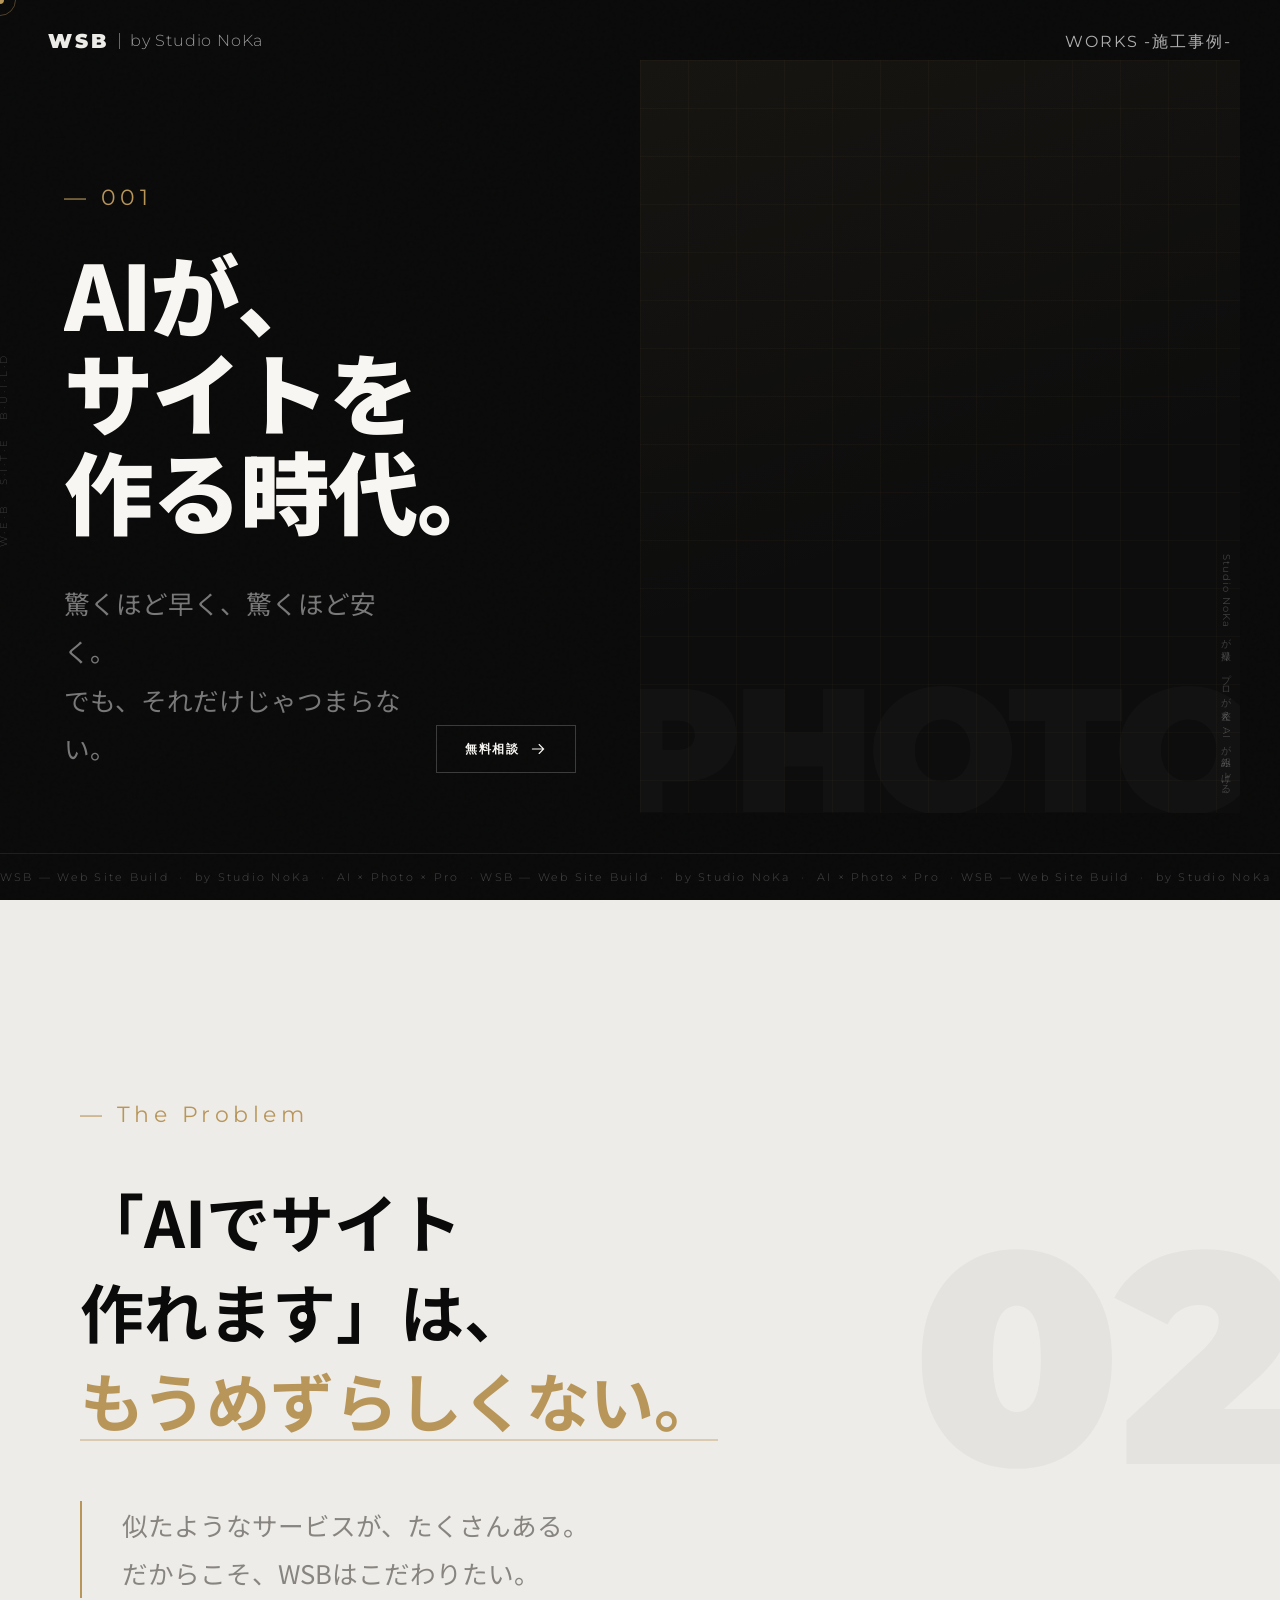
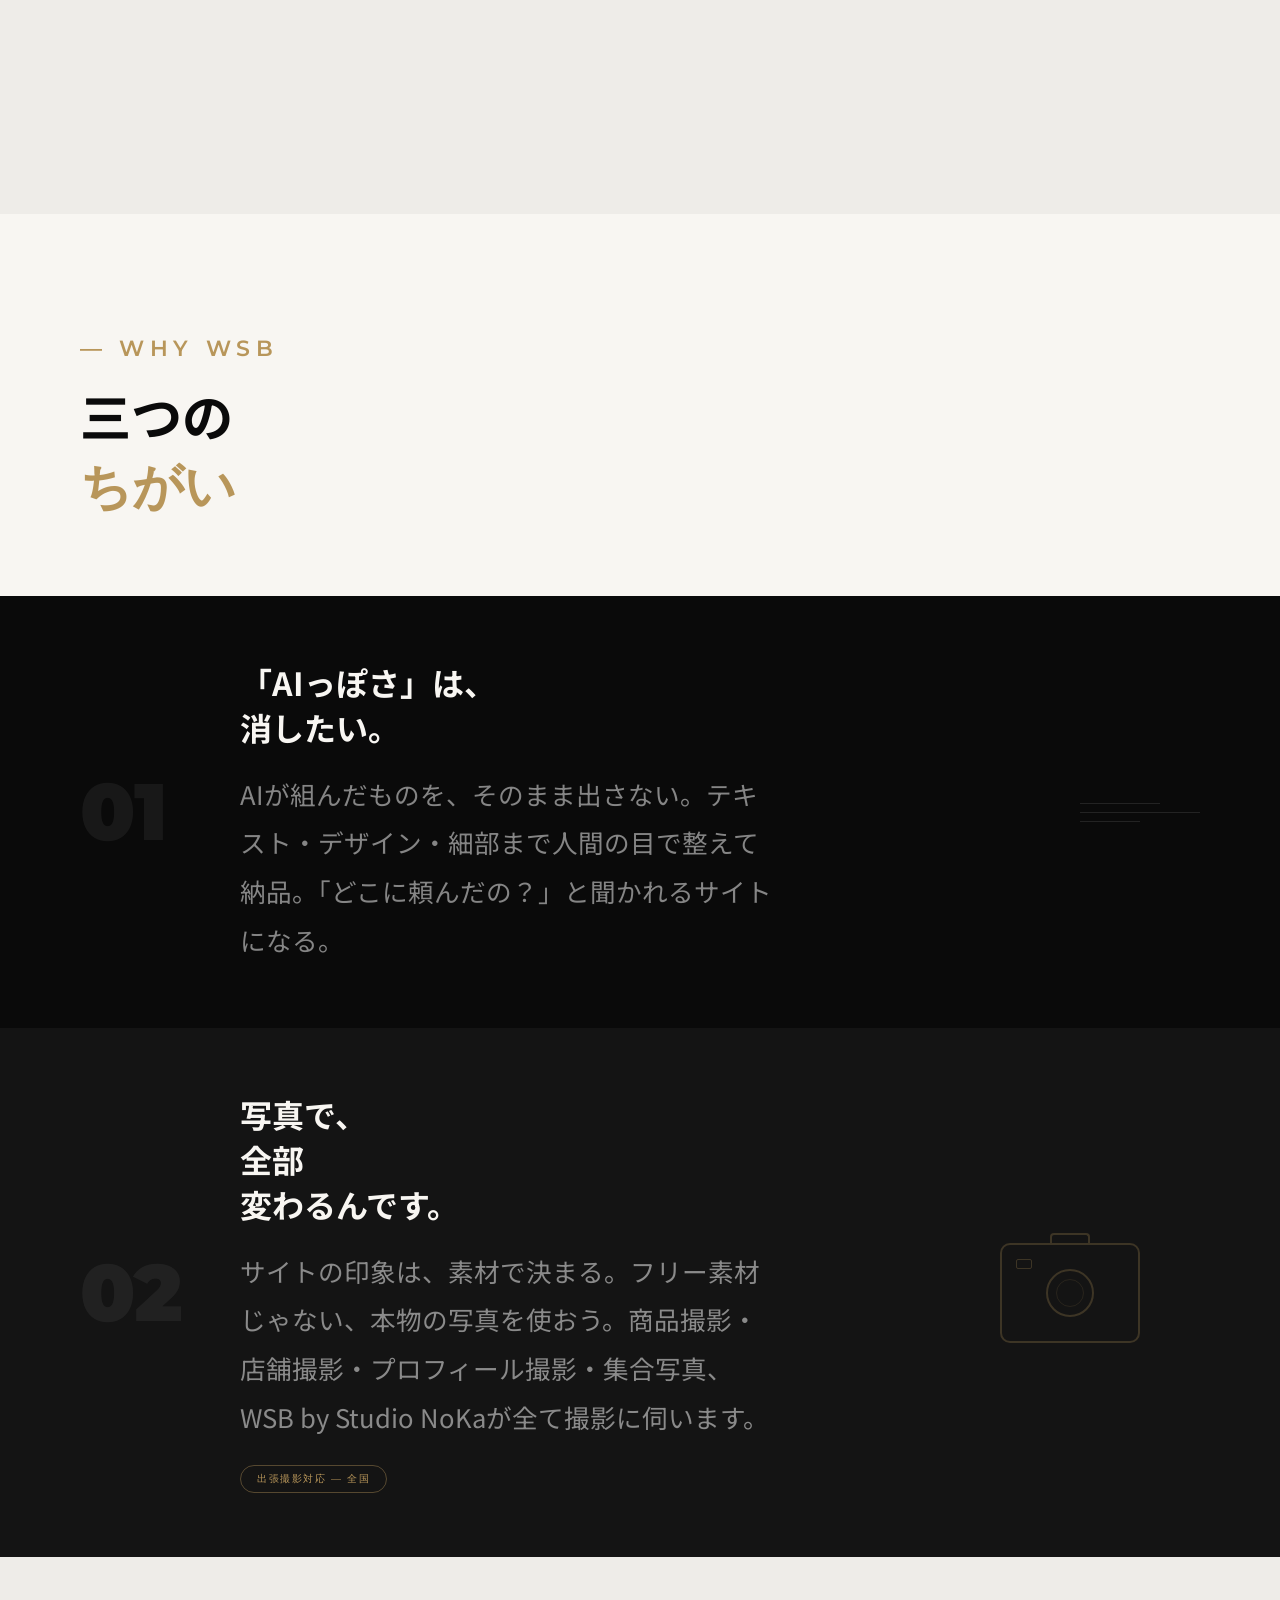
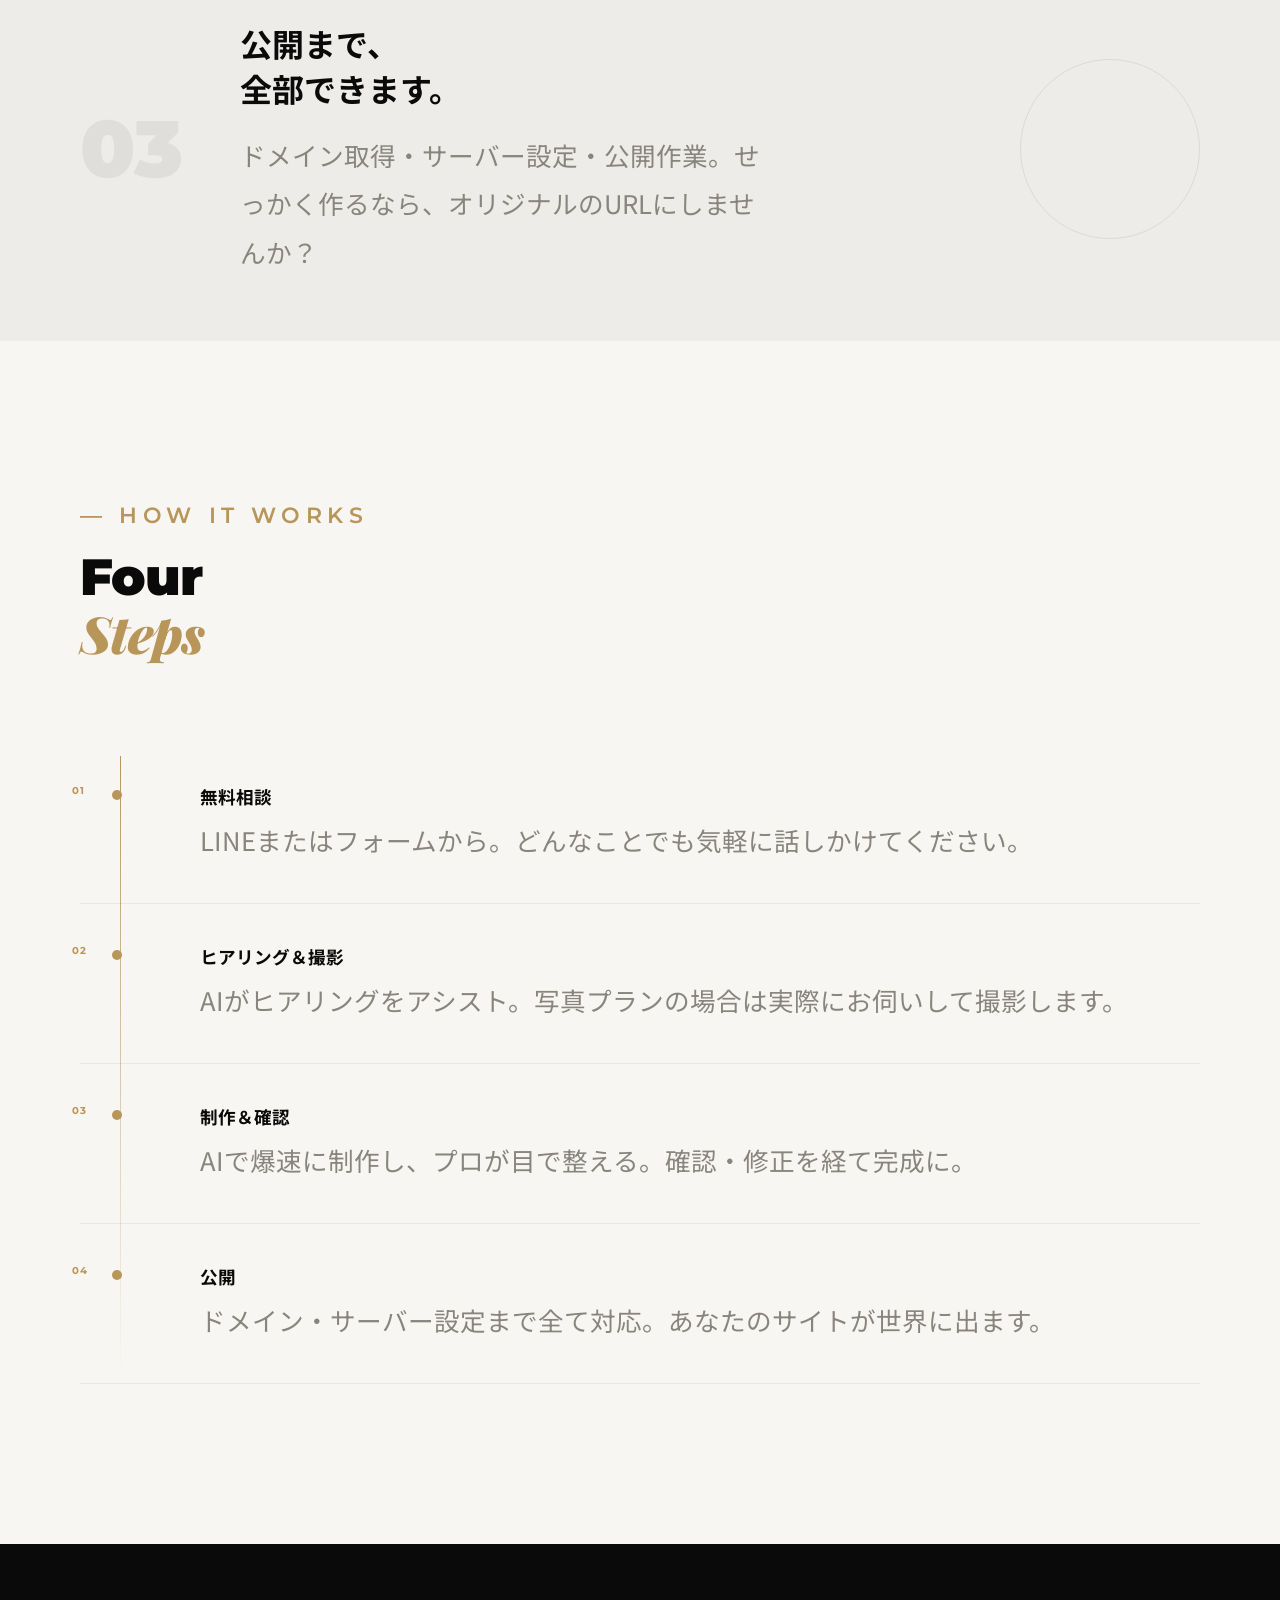
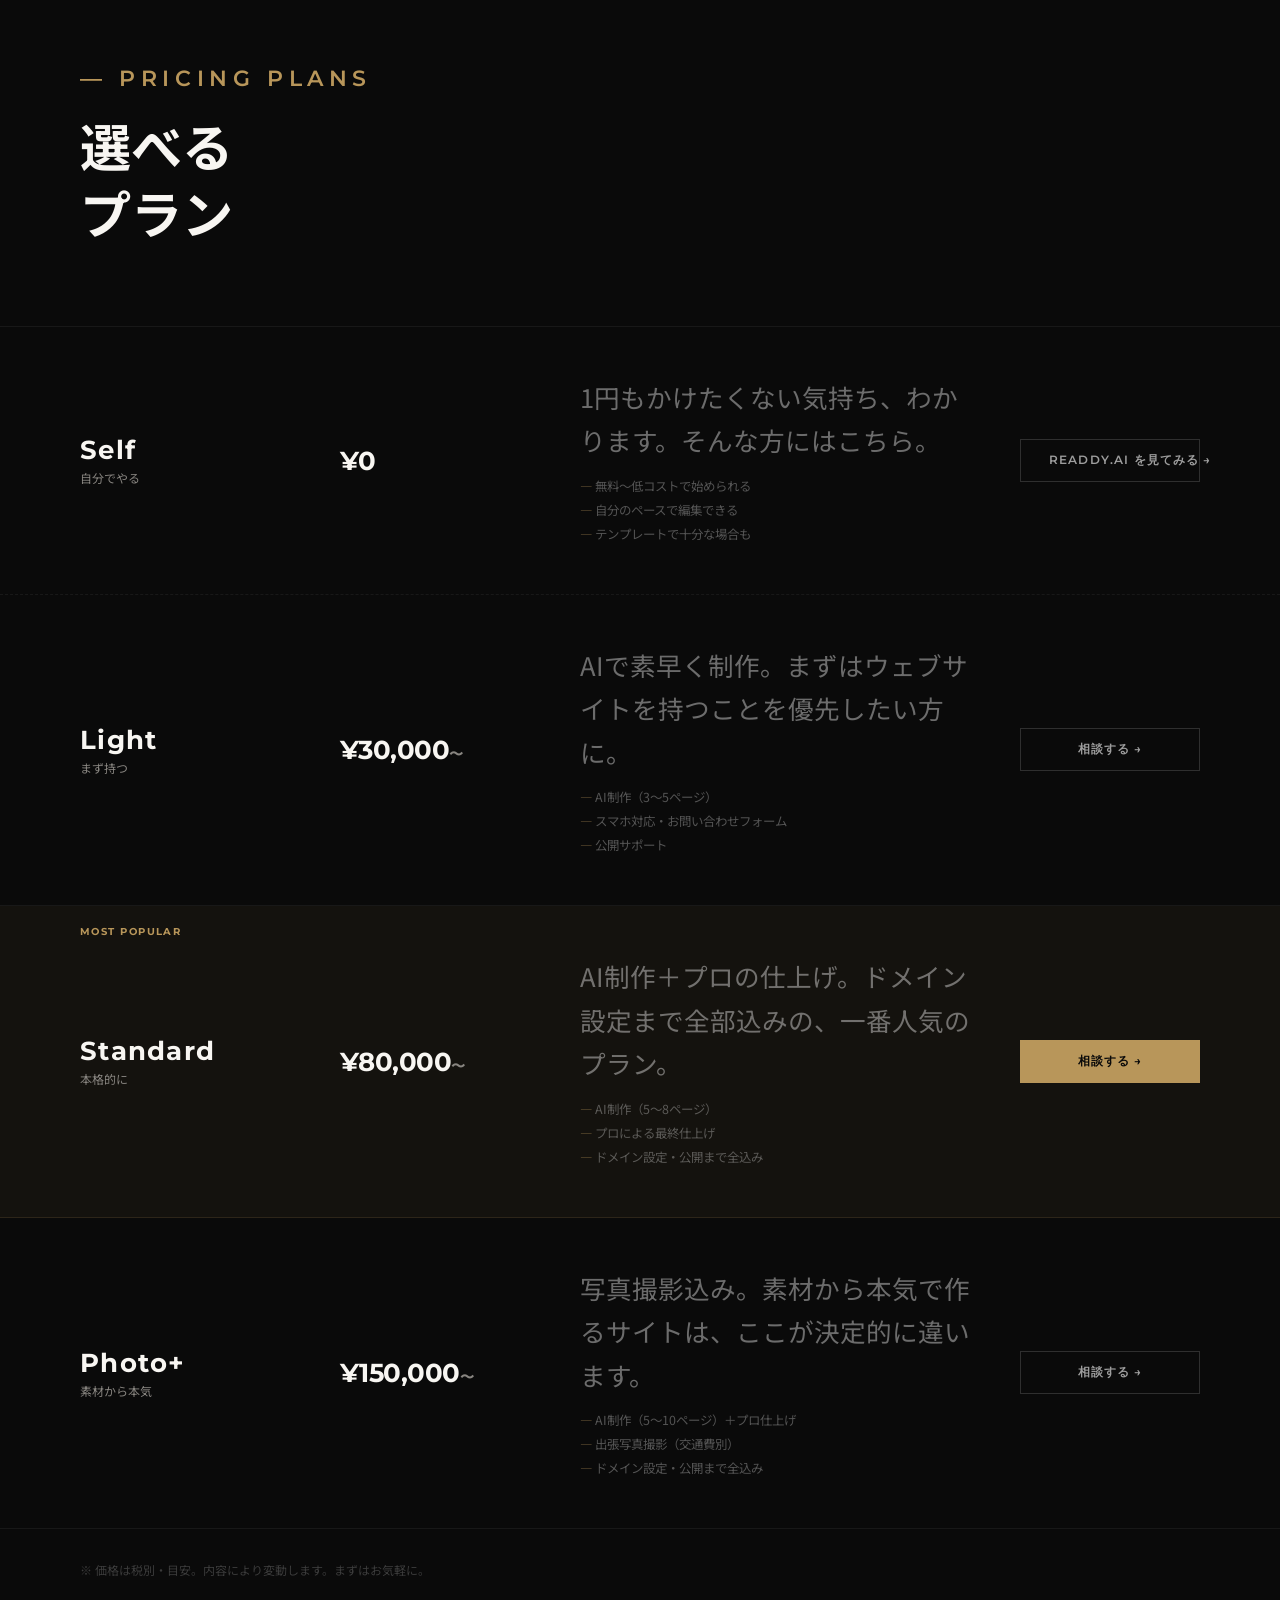
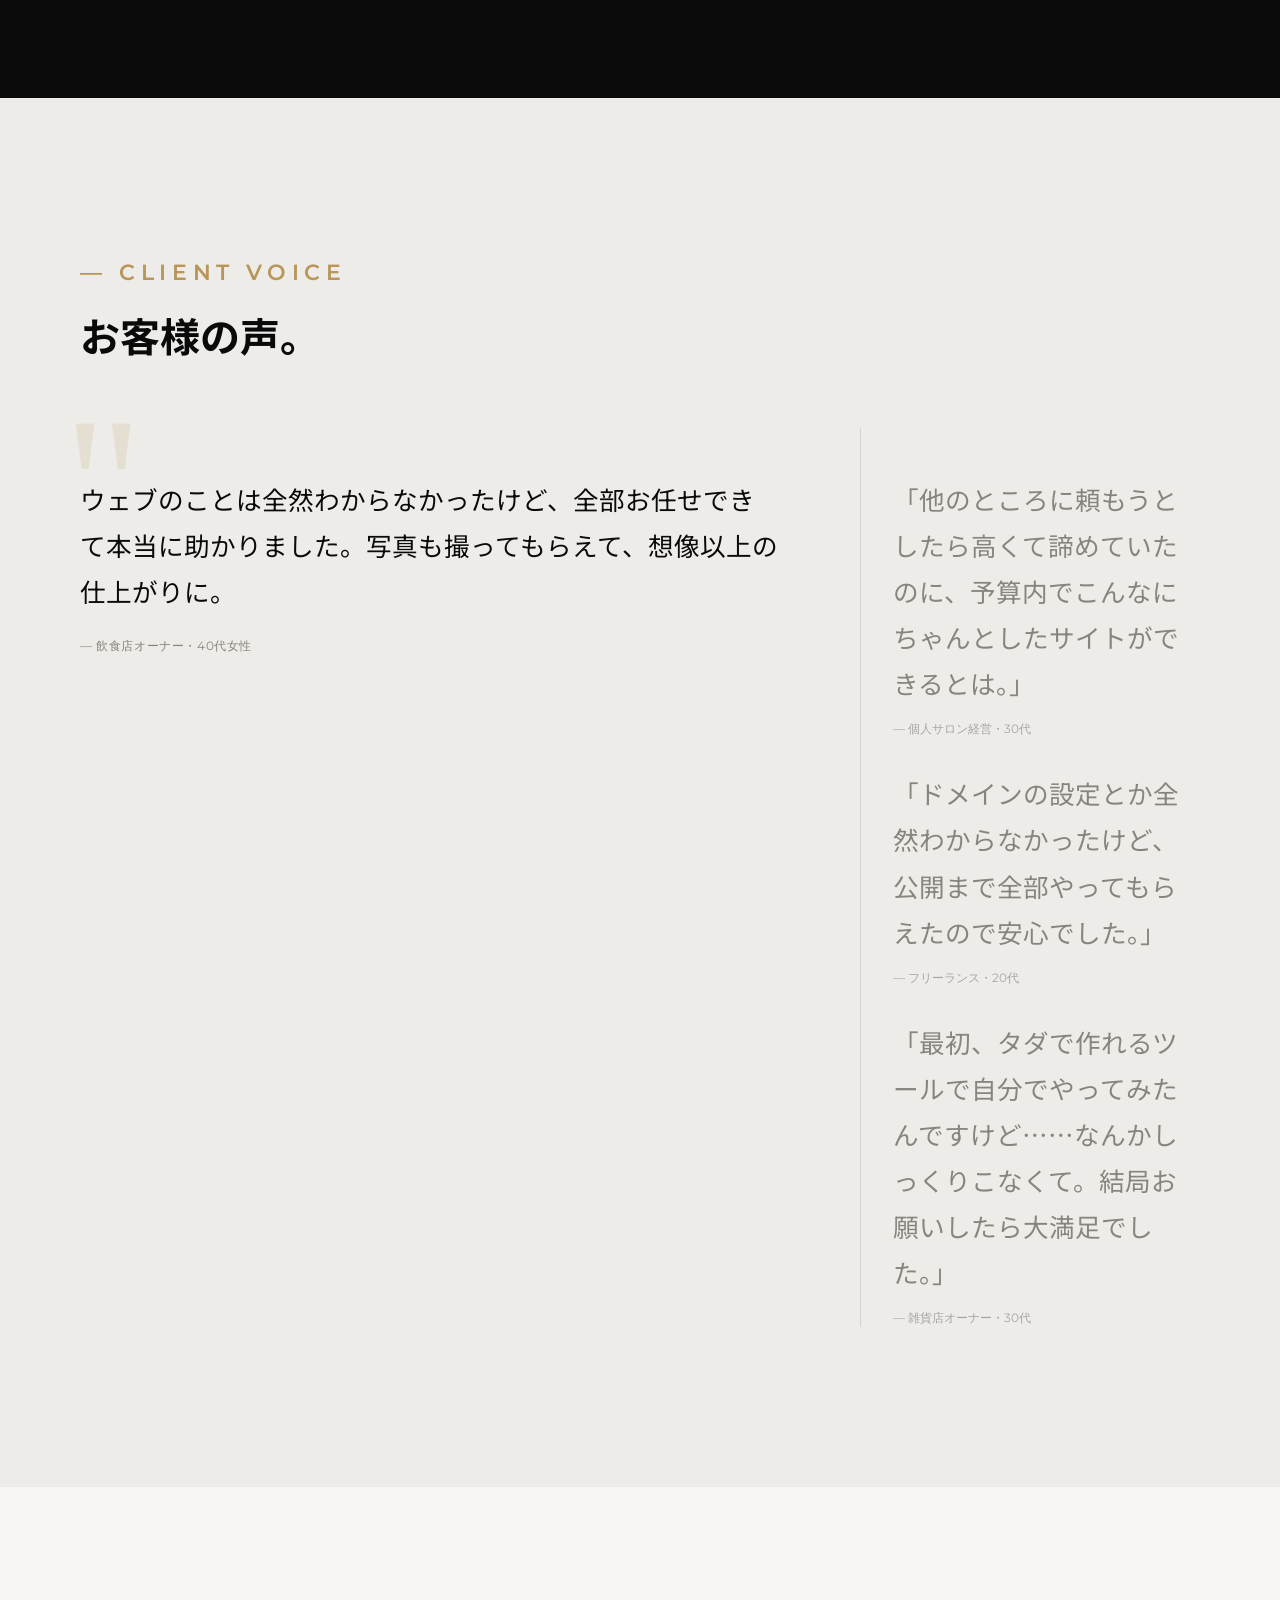
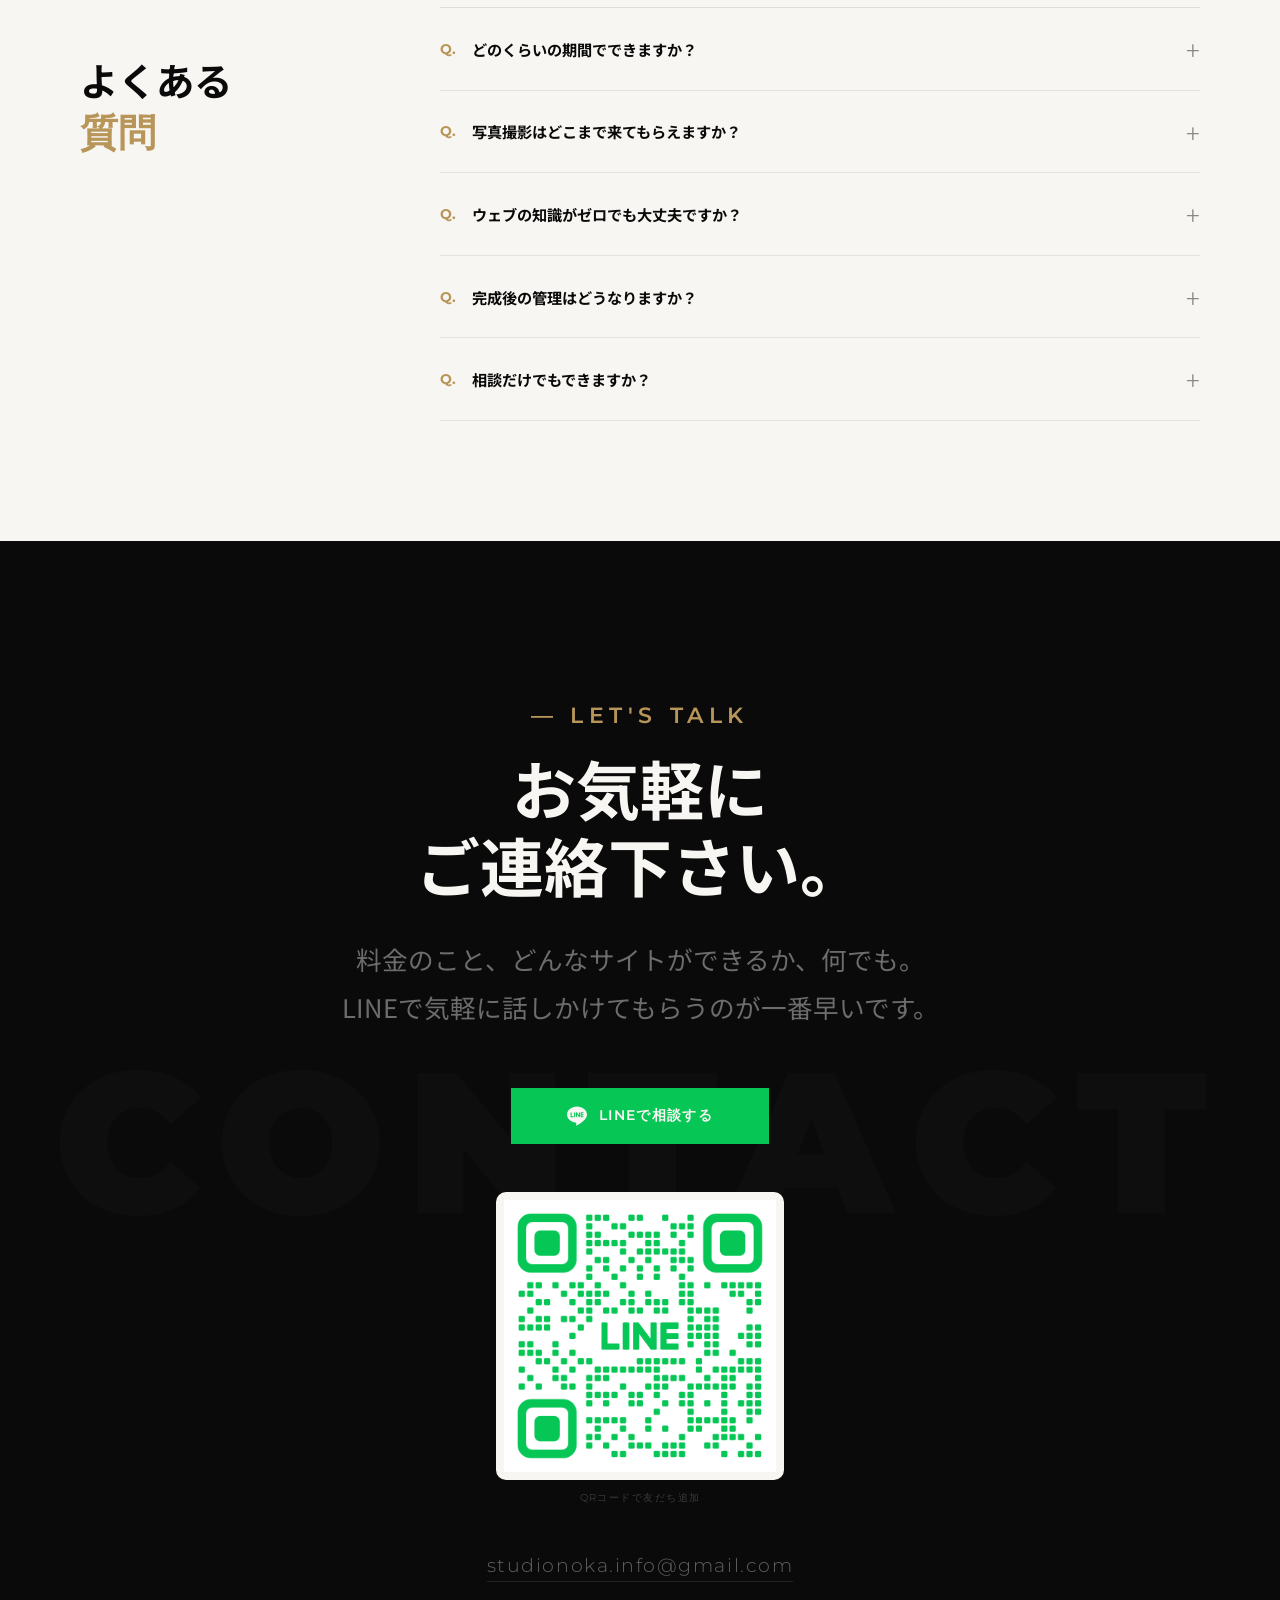
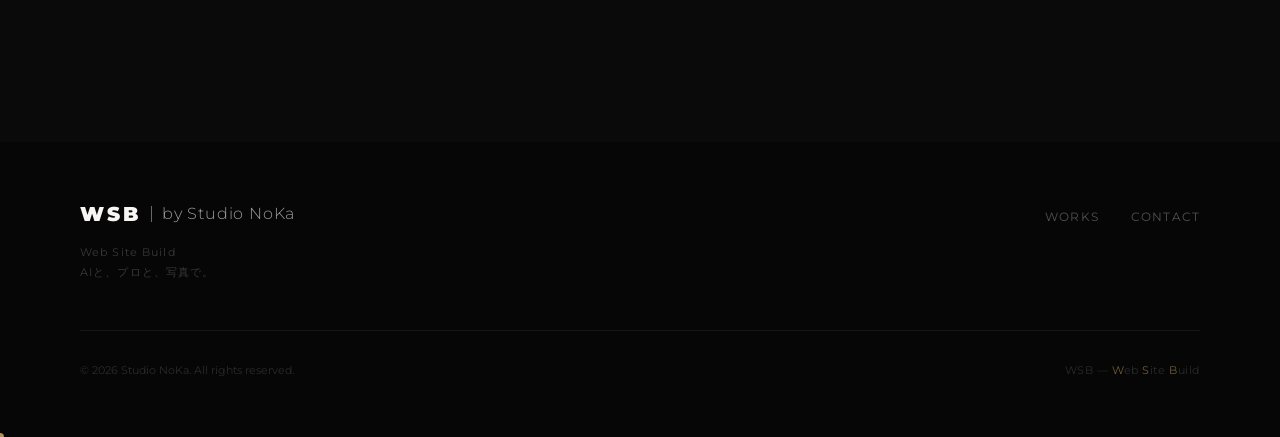
<file: index.html>
<!DOCTYPE html>
<html lang="ja">
<head>
  <meta charset="UTF-8" />
  <meta name="viewport" content="width=device-width, initial-scale=1.0" />
  <title>WSB by Studio NoKa — Web Site Build</title>
  <link rel="stylesheet" href="style.css" />
  <link rel="preconnect" href="https://fonts.googleapis.com" />
  <link rel="preconnect" href="https://fonts.gstatic.com" crossorigin />
  <link href="https://fonts.googleapis.com/css2?family=Noto+Sans+JP:wght@100;300;400;700;900&family=Playfair+Display:ital,wght@0,400;0,700;1,400&family=Montserrat:wght@100;300;400;600;700;900&display=swap" rel="stylesheet" />
</head>
<body>

  <!-- ========== LOADER ========== -->
  <div id="loader">
    <div class="loader-text">WSB</div>
  </div>

  <!-- ========== HEADER ========== -->
  <header id="header">
    <div class="header-left">
      <a href="#" class="logo">
        <span class="logo-wsb">WSB</span>
        <span class="logo-rule"></span>
        <span class="logo-sub">by Studio NoKa</span>
      </a>
    </div>
    <div class="header-right">
      <nav>
        <a href="works.html">Works -施工事例-</a>
      </nav>
      <button class="menu-btn" id="menuBtn">
        <span></span><span></span>
      </button>
    </div>
  </header>

  <!-- ========== MOBILE MENU ========== -->
  <div class="mobile-menu" id="mobileMenu">
    <nav class="mobile-nav">
      <a href="works.html" class="mobile-link">Works -施工事例-</a>
      <a href="#contact" class="mobile-link">Contact</a>
    </nav>
  </div>

  <!-- ========== HERO ========== -->
  <section id="hero">
    <!-- 縦書きラベル -->
    <div class="hero-side-label">
      <span>W·E·B &nbsp; S·I·T·E &nbsp; B·U·I·L·D</span>
    </div>

    <!-- メインコピー -->
    <div class="hero-copy">
      <div class="hero-copy-inner">
        <p class="hero-no">— 001</p>
        <h1>
          <span class="h1-line h1-line--1">AIが、</span>
          <span class="h1-line h1-line--2">サイトを</span>
          <span class="h1-line h1-line--3">作る時代。</span>
        </h1>
        <div class="hero-sub-wrap">
          <p class="hero-sub">驚くほど早く、驚くほど安く。<br>でも、それだけじゃつまらない。</p>
          <a href="#contact" class="hero-cta">
            <span>無料相談</span>
            <svg viewBox="0 0 32 32" width="18" height="18"><path d="M6 16h20M18 8l8 8-8 8" stroke="currentColor" stroke-width="2" fill="none" stroke-linecap="round"/></svg>
          </a>
        </div>
      </div>
    </div>

    <!-- 右側 ビジュアル -->
    <div class="hero-visual">
      <div class="hero-img-frame">
        <!-- 画像・モックアップはここに入る -->
      </div>
      <div class="hero-caption">
        <span>Studio NoKa が撮り、プロが整え、AIが組み上げる。</span>
      </div>
    </div>

    <!-- マーキー -->
    <div class="hero-marquee">
      <div class="marquee-track">
        <span>WSB — Web Site Build &nbsp;·&nbsp; by Studio NoKa &nbsp;·&nbsp; AI × Photo × Pro &nbsp;·&nbsp; </span>
        <span>WSB — Web Site Build &nbsp;·&nbsp; by Studio NoKa &nbsp;·&nbsp; AI × Photo × Pro &nbsp;·&nbsp; </span>
        <span>WSB — Web Site Build &nbsp;·&nbsp; by Studio NoKa &nbsp;·&nbsp; AI × Photo × Pro &nbsp;·&nbsp; </span>
      </div>
    </div>
  </section>

  <!-- ========== STATEMENT ========== -->
  <section id="statement">
    <div class="statement-inner">
      <p class="statement-label">— The Problem</p>
      <blockquote class="statement-quote">
        「AIでサイト<br>
        作れます」は、<br>
        <em>もうめずらしくない。</em>
      </blockquote>
      <div class="statement-sub">
        <p>似たようなサービスが、たくさんある。<br>だからこそ、WSBはこだわりたい。</p>
      </div>
    </div>
    <div class="statement-number">02</div>
  </section>

  <!-- ========== ABOUT / 3つの強み ========== -->
  <section id="about">
    <div class="about-header">
      <p class="section-eyebrow">— Why WSB</p>
      <h2>三つの<br><em>ちがい</em></h2>
    </div>

    <!-- 強み 01 -->
    <div class="about-row about-row--dark">
      <div class="about-row-num">01</div>
      <div class="about-row-body">
        <h3>「AIっぽさ」は、<br>消したい。</h3>
        <p>AIが組んだものを、そのまま出さない。テキスト・デザイン・細部まで人間の目で整えて納品。「どこに頼んだの？」と聞かれるサイトになる。</p>
      </div>
      <div class="about-row-decoration">
        <div class="deco-lines">
          <span></span><span></span><span></span>
        </div>
      </div>
    </div>

    <!-- 強み 02 -->
    <div class="about-row about-row--accent">
      <div class="about-row-num">02</div>
      <div class="about-row-body">
        <h3>写真で、<br>全部<br>変わるんです。</h3>
        <p>サイトの印象は、素材で決まる。フリー素材じゃない、本物の写真を使おう。商品撮影・店舗撮影・プロフィール撮影・集合写真、WSB by Studio NoKaが全て撮影に伺います。</p>
        <span class="about-tag">出張撮影対応 — 全国</span>
      </div>
      <div class="about-row-img about-row-img--camera">
        <div class="camera-art">
          <div class="camera-body"></div>
          <div class="camera-lens"></div>
          <div class="camera-flash"></div>
        </div>
      </div>
    </div>

    <!-- 強み 03 -->
    <div class="about-row about-row--light">
      <div class="about-row-num">03</div>
      <div class="about-row-body">
        <h3>公開まで、<br>全部できます。</h3>
        <p>ドメイン取得・サーバー設定・公開作業。せっかく作るなら、オリジナルのURLにしませんか？</p>
      </div>
      <div class="about-row-decoration about-row-decoration--right">
        <div class="deco-circle"></div>
      </div>
    </div>
  </section>

  <!-- ========== FLOW ========== -->
  <section id="flow">
    <div class="container">
      <div class="flow-header">
        <p class="section-eyebrow">— How it works</p>
        <h2>Four<br><em>Steps</em></h2>
      </div>
      <div class="flow-body">
        <div class="flow-line"></div>
        <div class="flow-items">
          <div class="flow-item" data-num="01">
            <div class="flow-dot"></div>
            <div class="flow-content">
              <h3>無料相談</h3>
              <p>LINEまたはフォームから。どんなことでも気軽に話しかけてください。</p>
            </div>
          </div>
          <div class="flow-item" data-num="02">
            <div class="flow-dot"></div>
            <div class="flow-content">
              <h3>ヒアリング＆撮影</h3>
              <p>AIがヒアリングをアシスト。写真プランの場合は実際にお伺いして撮影します。</p>
            </div>
          </div>
          <div class="flow-item" data-num="03">
            <div class="flow-dot"></div>
            <div class="flow-content">
              <h3>制作＆確認</h3>
              <p>AIで爆速に制作し、プロが目で整える。確認・修正を経て完成に。</p>
            </div>
          </div>
          <div class="flow-item" data-num="04">
            <div class="flow-dot"></div>
            <div class="flow-content">
              <h3>公開</h3>
              <p>ドメイン・サーバー設定まで全て対応。あなたのサイトが世界に出ます。</p>
            </div>
          </div>
        </div>
      </div>
    </div>
  </section>

  <!-- ========== PLANS ========== -->
  <section id="plans">
    <div class="plans-label-wrap">
      <p class="section-eyebrow">— Pricing Plans</p>
      <h2>選べる<br>プラン</h2>
    </div>

    <div class="plans-list">

      <!-- ¥0 行 -->
      <div class="plan-row plan-row--free">
        <div class="plan-row-name">
          <span class="plan-row-en">Self</span>
          <span class="plan-row-jp">自分でやる</span>
        </div>
        <div class="plan-row-price plan-row-price--free">¥0</div>
        <div class="plan-row-desc">
          <p>1円もかけたくない気持ち、わかります。そんな方にはこちら。</p>
          <ul>
            <li>無料〜低コストで始められる</li>
            <li>自分のペースで編集できる</li>
            <li>テンプレートで十分な場合も</li>
          </ul>
        </div>
        <a href="https://readdy.ai" target="_blank" rel="noopener" class="plan-row-btn plan-row-btn--free">Readdy.ai を見てみる →</a>
      </div>

      <div class="plan-row">
        <div class="plan-row-name">
          <span class="plan-row-en">Light</span>
          <span class="plan-row-jp">まず持つ</span>
        </div>
        <div class="plan-row-price">¥30,000<small>〜</small></div>
        <div class="plan-row-desc">
          <p>AIで素早く制作。まずはウェブサイトを持つことを優先したい方に。</p>
          <ul>
            <li>AI制作（3〜5ページ）</li>
            <li>スマホ対応・お問い合わせフォーム</li>
            <li>公開サポート</li>
          </ul>
        </div>
        <a href="#contact" class="plan-row-btn">相談する →</a>
      </div>

      <div class="plan-row plan-row--featured">
        <div class="plan-row-badge">Most Popular</div>
        <div class="plan-row-name">
          <span class="plan-row-en">Standard</span>
          <span class="plan-row-jp">本格的に</span>
        </div>
        <div class="plan-row-price">¥80,000<small>〜</small></div>
        <div class="plan-row-desc">
          <p>AI制作＋プロの仕上げ。ドメイン設定まで全部込みの、一番人気のプラン。</p>
          <ul>
            <li>AI制作（5〜8ページ）</li>
            <li>プロによる最終仕上げ</li>
            <li>ドメイン設定・公開まで全込み</li>
          </ul>
        </div>
        <a href="#contact" class="plan-row-btn plan-row-btn--featured">相談する →</a>
      </div>

      <div class="plan-row">
        <div class="plan-row-name">
          <span class="plan-row-en">Photo+</span>
          <span class="plan-row-jp">素材から本気</span>
        </div>
        <div class="plan-row-price">¥150,000<small>〜</small></div>
        <div class="plan-row-desc">
          <p>写真撮影込み。素材から本気で作るサイトは、ここが決定的に違います。</p>
          <ul>
            <li>AI制作（5〜10ページ）＋プロ仕上げ</li>
            <li>出張写真撮影（交通費別）</li>
            <li>ドメイン設定・公開まで全込み</li>
          </ul>
        </div>
        <a href="#contact" class="plan-row-btn">相談する →</a>
      </div>

    </div>
    <p class="plans-note">※ 価格は税別・目安。内容により変動します。まずはお気軽に。</p>
  </section>

  <!-- ========== VOICE ========== -->
  <section id="voice">
    <div class="voice-header">
      <p class="section-eyebrow">— Client Voice</p>
      <p style="font-family:'Noto Sans JP',sans-serif; font-size:2.5rem; font-weight:700; color:#0a0a0a; margin-top:16px;">お客様の声。</p>
    </div>
    <div class="voice-inner">
      <div class="voice-main">
        <div class="voice-quote-mark">"</div>
        <blockquote class="voice-featured">
          ウェブのことは全然わからなかったけど、全部お任せできて本当に助かりました。写真も撮ってもらえて、想像以上の仕上がりに。
        </blockquote>
        <p class="voice-attr">— 飲食店オーナー・40代女性</p>
      </div>
      <div class="voice-others">
        <div class="voice-small">
          <p>「他のところに頼もうとしたら高くて諦めていたのに、予算内でこんなにちゃんとしたサイトができるとは。」</p>
          <span>— 個人サロン経営・30代</span>
        </div>
        <div class="voice-small">
          <p>「ドメインの設定とか全然わからなかったけど、公開まで全部やってもらえたので安心でした。」</p>
          <span>— フリーランス・20代</span>
        </div>
        <div class="voice-small voice-small--honest">
          <p>「最初、タダで作れるツールで自分でやってみたんですけど……なんかしっくりこなくて。結局お願いしたら大満足でした。」</p>
          <span>— 雑貨店オーナー・30代</span>
        </div>
      </div>
    </div>
  </section>

  <!-- ========== FAQ ========== -->
  <section id="faq">
    <div class="faq-inner">
      <div class="faq-left">
        <p class="section-eyebrow">— FAQ</p>
        <h2>よくある<br><em>質問</em></h2>
      </div>
      <div class="faq-right">
        <div class="faq-item">
          <div class="faq-q">
            <span class="faq-q-num">Q.</span>
            どのくらいの期間でできますか？
            <span class="faq-icon">+</span>
          </div>
          <div class="faq-a">Lightプランで約1〜2週間、Standardで2〜3週間、Photo+プランは撮影日程の調整含め3〜4週間が目安です。</div>
        </div>
        <div class="faq-item">
          <div class="faq-q">
            <span class="faq-q-num">Q.</span>
            写真撮影はどこまで来てもらえますか？
            <span class="faq-icon">+</span>
          </div>
          <div class="faq-a">基本は片道2時間圏内。それ以上の距離でも交通費実費をご負担いただければ全国どこでも対応します。</div>
        </div>
        <div class="faq-item">
          <div class="faq-q">
            <span class="faq-q-num">Q.</span>
            ウェブの知識がゼロでも大丈夫ですか？
            <span class="faq-icon">+</span>
          </div>
          <div class="faq-a">もちろんです。むしろそういった方のためのサービスです。LINEで気軽に相談できるAIアシスタントもご用意しています。</div>
        </div>
        <div class="faq-item">
          <div class="faq-q">
            <span class="faq-q-num">Q.</span>
            完成後の管理はどうなりますか？
            <span class="faq-icon">+</span>
          </div>
          <div class="faq-a">自分で更新しやすい形にお渡しします。別途メンテナンスプランもご用意しています。</div>
        </div>
        <div class="faq-item">
          <div class="faq-q">
            <span class="faq-q-num">Q.</span>
            相談だけでもできますか？
            <span class="faq-icon">+</span>
          </div>
          <div class="faq-a">もちろんです。無料相談からお気軽にどうぞ。LINEでもフォームでも受け付けています。</div>
        </div>
      </div>
    </div>
  </section>

  <!-- ========== CONTACT ========== -->
  <section id="contact">
    <div class="contact-bg-text">CONTACT</div>
    <div class="contact-inner">
      <p class="section-eyebrow">— Let's Talk</p>
      <h2>お気軽に<br>ご連絡下さい。</h2>
      <p class="contact-body">料金のこと、どんなサイトができるか、何でも。<br>LINEで気軽に話しかけてもらうのが一番早いです。</p>
      <div class="contact-actions">
        <a href="https://lin.ee/njjm1MrW" class="contact-btn-line" target="_blank" rel="noopener">
          <svg viewBox="0 0 24 24" width="20" height="20" fill="currentColor"><path d="M19.365 9.863c.349 0 .63.285.63.63 0 .345-.281.63-.63.63H17.61v1.125h1.755c.349 0 .63.283.63.63 0 .344-.281.629-.63.629h-2.386c-.345 0-.627-.285-.627-.629V8.108c0-.345.282-.63.627-.63h2.386c.349 0 .63.285.63.63 0 .349-.281.63-.63.63H17.61v1.125h1.755zm-3.855 3.016c0 .27-.174.51-.432.596-.064.021-.133.031-.199.031-.211 0-.391-.09-.51-.25l-2.443-3.317v2.94c0 .344-.279.629-.631.629-.346 0-.626-.285-.626-.629V8.108c0-.27.173-.51.43-.595.06-.023.136-.033.194-.033.195 0 .375.104.495.254l2.462 3.33V8.108c0-.345.282-.63.63-.63.345 0 .63.285.63.63v4.771zm-5.741 0c0 .344-.282.629-.631.629-.345 0-.627-.285-.627-.629V8.108c0-.345.282-.63.627-.63.349 0 .631.285.631.63v4.771zm-2.466.629H4.917c-.345 0-.63-.285-.63-.629V8.108c0-.345.285-.63.63-.63.348 0 .63.285.63.63v4.141h1.756c.348 0 .629.283.629.63 0 .344-.281.629-.629.629M24 10.314C24 4.943 18.615.572 12 .572S0 4.943 0 10.314c0 4.811 4.27 8.842 10.035 9.608.391.082.923.258 1.058.59.12.301.079.766.038 1.08l-.164 1.02c-.045.301-.24 1.186 1.049.645 1.291-.539 6.916-4.078 9.436-6.975C23.176 14.393 24 12.458 24 10.314"/></svg>
          LINEで相談する
        </a>
        <div class="contact-qr">
          <img src="LINE_QRcode.png" alt="LINE QRコード" />
          <span>QRコードで友だち追加</span>
        </div>
        <a href="mailto:studionoka.info@gmail.com" class="contact-mail-text">studionoka.info@gmail.com</a>
      </div>
    </div>
  </section>

  <!-- ========== FOOTER ========== -->
  <footer>
    <div class="footer-top">
      <div class="footer-logo-wrap">
        <div class="logo">
          <span class="logo-wsb">WSB</span>
          <span class="logo-rule"></span>
          <span class="logo-sub">by Studio NoKa</span>
        </div>
        <p class="footer-tagline">Web Site Build<br>AIと、プロと、写真で。</p>
      </div>
      <nav class="footer-nav">
        <a href="works.html">Works</a>
        <a href="#contact">Contact</a>
      </nav>
    </div>
    <div class="footer-bottom">
      <p>© 2026 Studio NoKa. All rights reserved.</p>
      <p class="footer-credit">WSB — <em>W</em>eb <em>S</em>ite <em>B</em>uild</p>
    </div>
  </footer>

  <script src="script.js"></script>
</body>
</html>
</file>
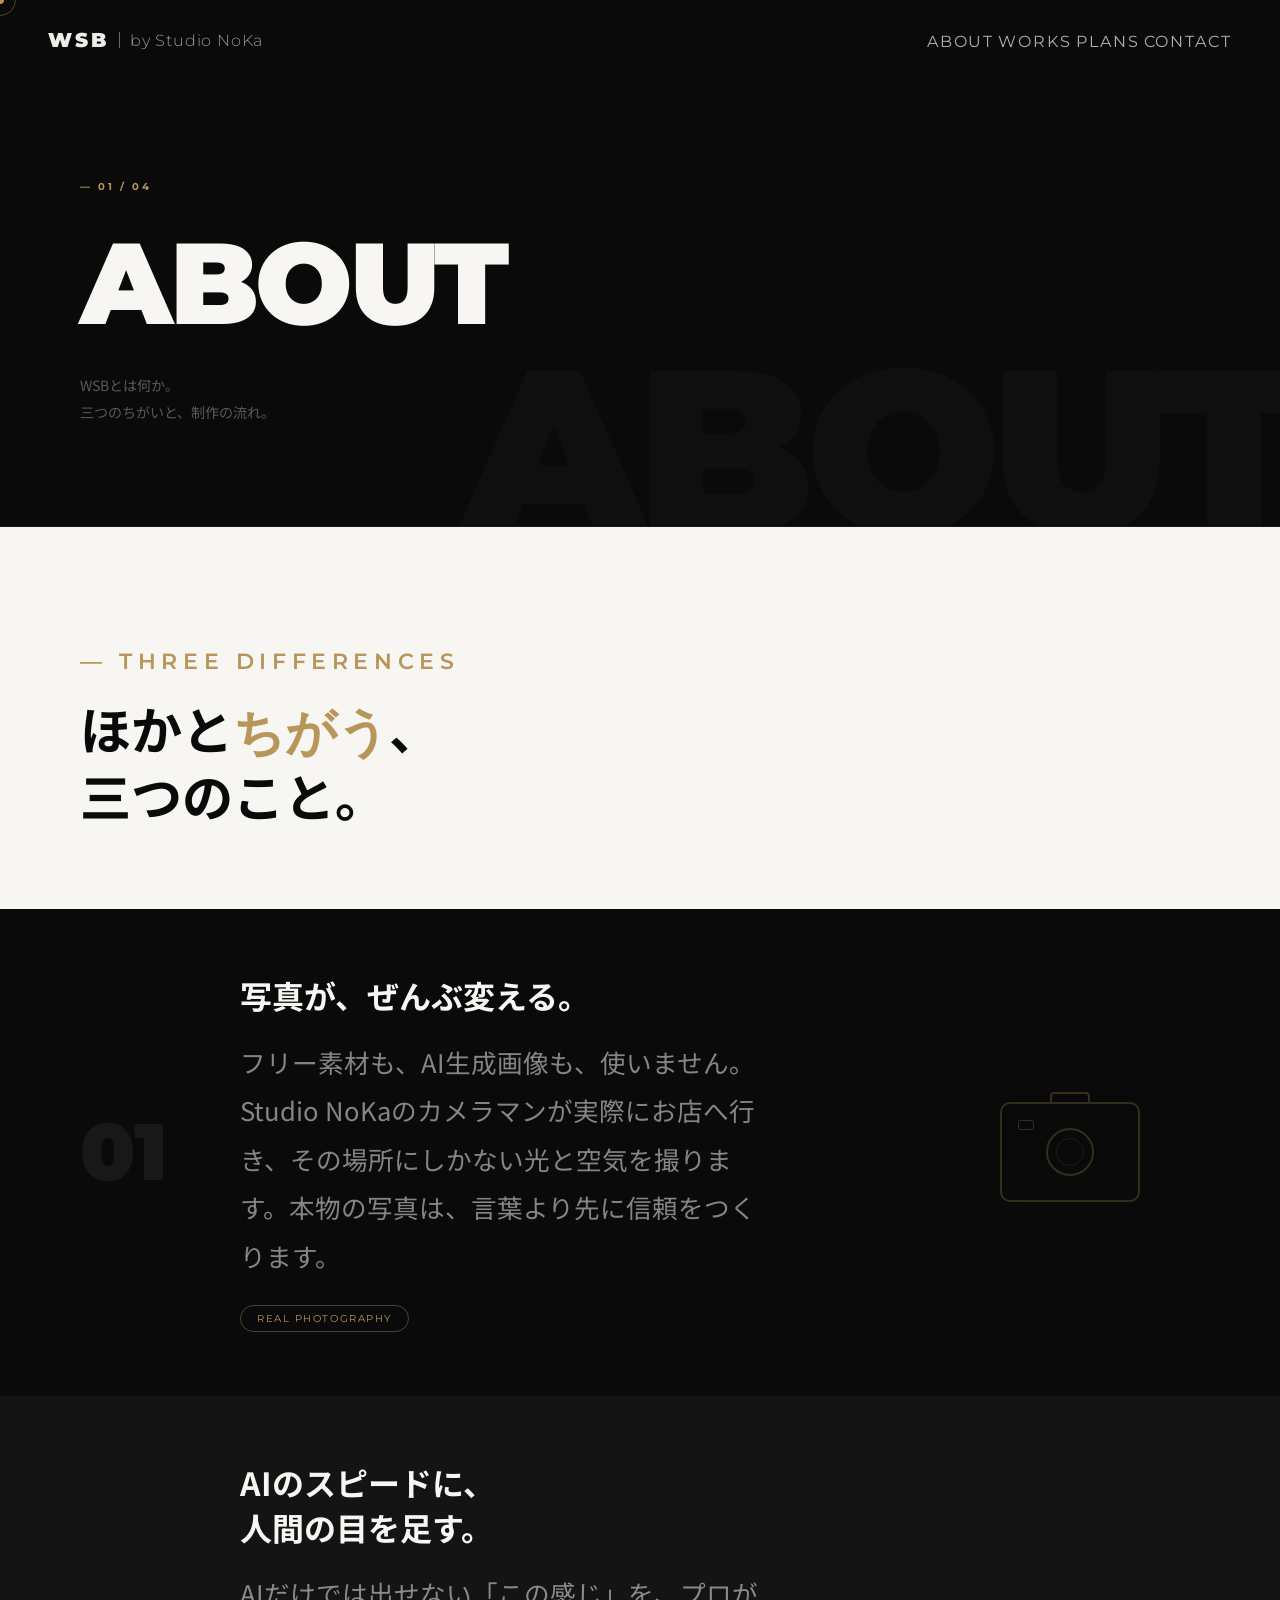
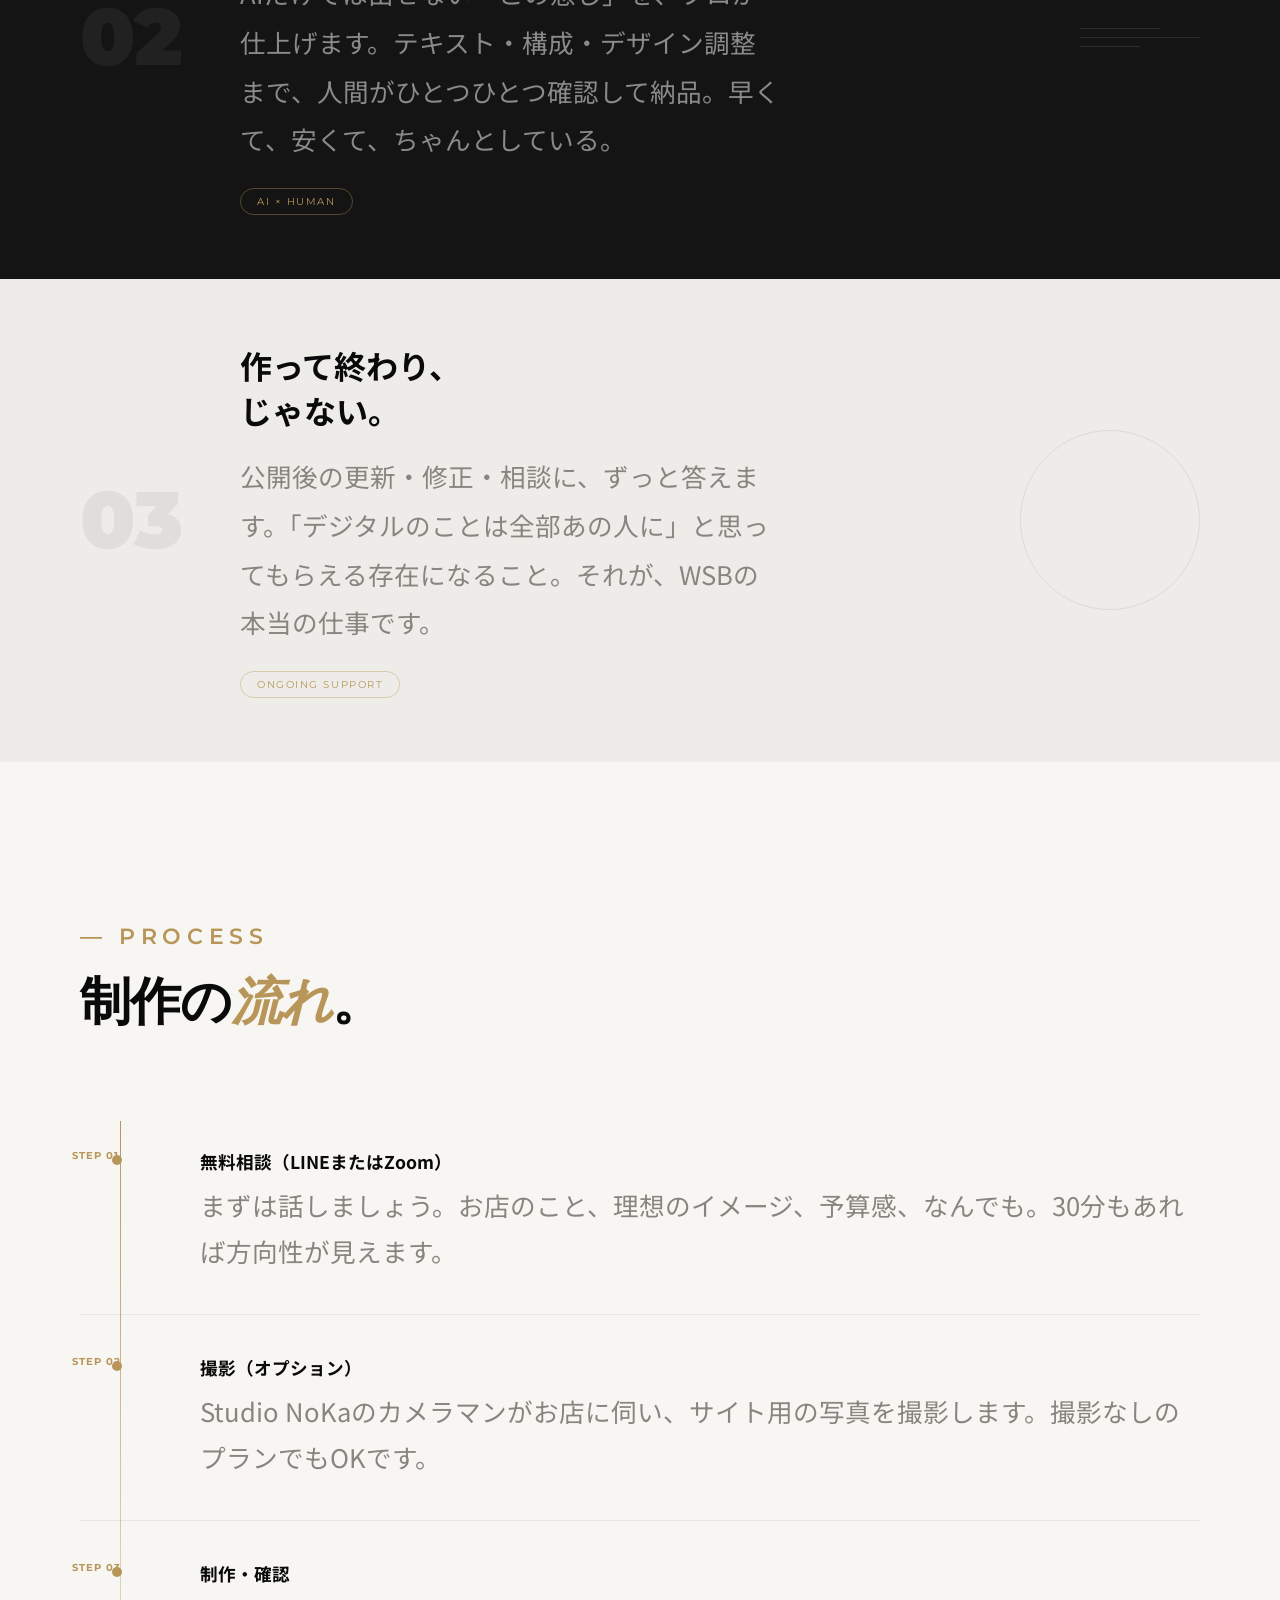
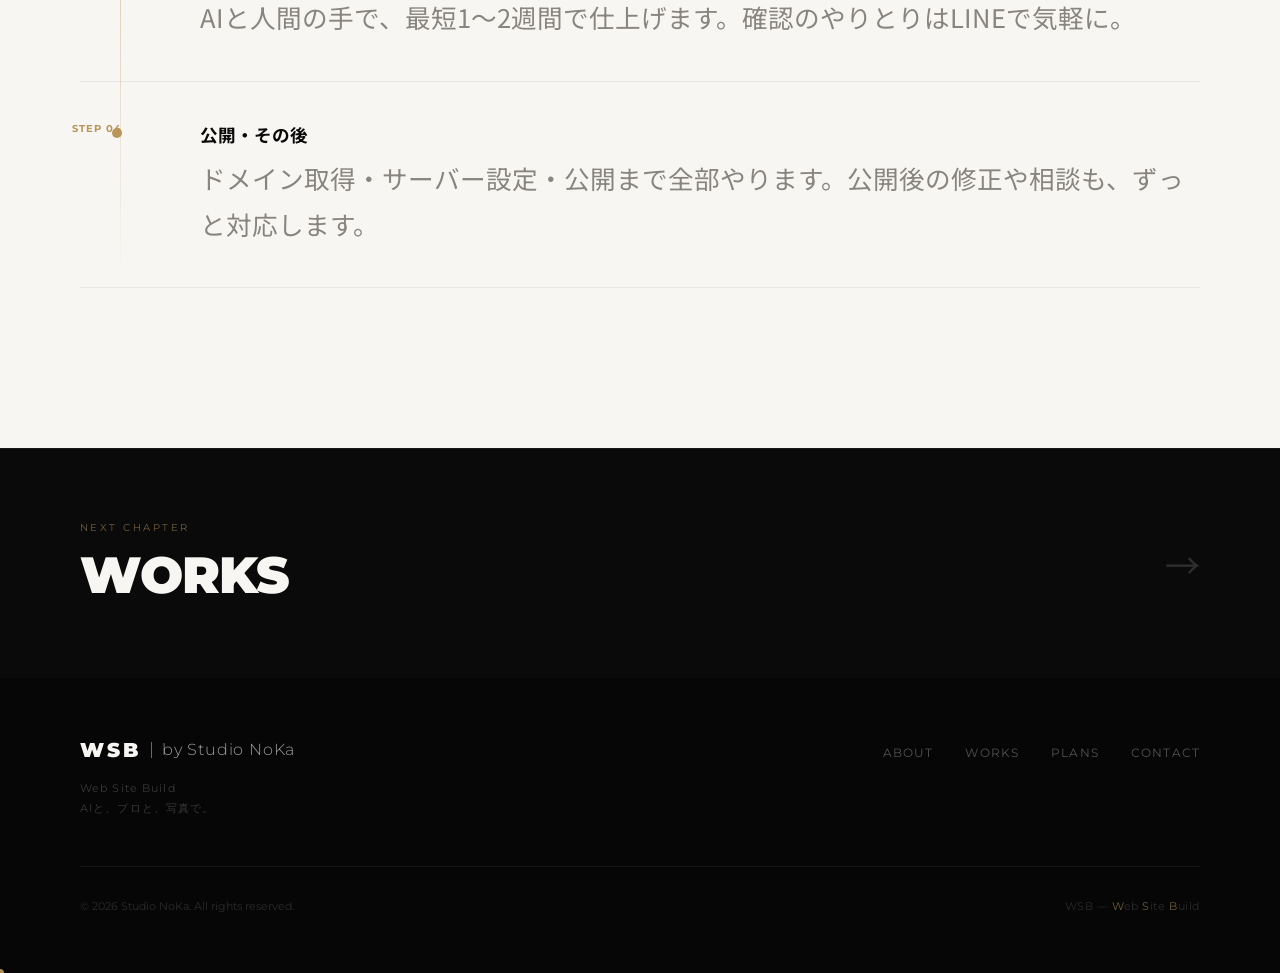
<file: about.html>
<!DOCTYPE html>
<html lang="ja">
<head>
  <meta charset="UTF-8" />
  <meta name="viewport" content="width=device-width, initial-scale=1.0" />
  <title>About — WSB by Studio NoKa</title>
  <link rel="stylesheet" href="style.css" />
  <link rel="preconnect" href="https://fonts.googleapis.com" />
  <link rel="preconnect" href="https://fonts.gstatic.com" crossorigin />
  <link href="https://fonts.googleapis.com/css2?family=Noto+Sans+JP:wght@100;300;400;700;900&family=Playfair+Display:ital,wght@0,400;0,700;1,400&family=Montserrat:wght@100;300;400;600;700;900&display=swap" rel="stylesheet" />
</head>
<body>

  <!-- ========== LOADER ========== -->
  <div id="loader">
    <div class="loader-text">WSB</div>
  </div>

  <!-- ========== HEADER ========== -->
  <header id="header">
    <div class="header-left">
      <a href="index.html" class="logo">
        <span class="logo-wsb">WSB</span>
        <span class="logo-rule"></span>
        <span class="logo-sub">by Studio NoKa</span>
      </a>
    </div>
    <div class="header-right">
      <nav>
        <a href="about.html">About</a>
        <a href="works.html">Works</a>
        <a href="plans.html">Plans</a>
        <a href="contact.html">Contact</a>
      </nav>
      <button class="menu-btn" id="menuBtn">
        <span></span><span></span>
      </button>
    </div>
  </header>

  <!-- ========== MOBILE MENU ========== -->
  <div class="mobile-menu" id="mobileMenu">
    <nav class="mobile-nav">
      <a href="about.html" class="mobile-link">About</a>
      <a href="works.html" class="mobile-link">Works</a>
      <a href="plans.html" class="mobile-link">Plans</a>
      <a href="contact.html" class="mobile-link">Contact</a>
    </nav>
  </div>

  <!-- ========== PAGE HERO ========== -->
  <section class="page-hero" data-title="About">
    <span class="page-hero-num">— 01 / 04</span>
    <h1>About</h1>
    <p class="page-hero-desc">WSBとは何か。<br>三つのちがいと、制作の流れ。</p>
  </section>

  <!-- ========== ABOUT: 3つのちがい ========== -->
  <section id="about">

    <div class="about-header">
      <p class="section-eyebrow">— Three Differences</p>
      <h2>ほかと<em>ちがう</em>、<br>三つのこと。</h2>
    </div>

    <!-- 01 Photography -->
    <div class="about-row about-row--dark">
      <div class="about-row-num">01</div>
      <div class="about-row-body">
        <h3>写真が、ぜんぶ変える。</h3>
        <p>フリー素材も、AI生成画像も、使いません。Studio NoKaのカメラマンが実際にお店へ行き、その場所にしかない光と空気を撮ります。本物の写真は、言葉より先に信頼をつくります。</p>
        <span class="about-tag">Real Photography</span>
      </div>
      <div class="about-row-img about-row-img--camera">
        <div class="camera-art">
          <div class="camera-body">
            <div class="camera-flash"></div>
          </div>
          <div class="camera-lens"></div>
        </div>
      </div>
    </div>

    <!-- 02 AI × Human -->
    <div class="about-row about-row--accent">
      <div class="about-row-num">02</div>
      <div class="about-row-body">
        <h3>AIのスピードに、<br>人間の目を足す。</h3>
        <p>AIだけでは出せない「この感じ」を、プロが仕上げます。テキスト・構成・デザイン調整まで、人間がひとつひとつ確認して納品。早くて、安くて、ちゃんとしている。</p>
        <span class="about-tag">AI × Human</span>
      </div>
      <div class="deco-lines">
        <span></span><span></span><span></span>
      </div>
    </div>

    <!-- 03 Relationship -->
    <div class="about-row about-row--light">
      <div class="about-row-num">03</div>
      <div class="about-row-body">
        <h3>作って終わり、<br>じゃない。</h3>
        <p>公開後の更新・修正・相談に、ずっと答えます。「デジタルのことは全部あの人に」と思ってもらえる存在になること。それが、WSBの本当の仕事です。</p>
        <span class="about-tag">Ongoing Support</span>
      </div>
      <div class="deco-circle"></div>
    </div>

  </section>

  <!-- ========== FLOW ========== -->
  <section id="flow">
    <div class="flow-header">
      <p class="section-eyebrow">— Process</p>
      <h2>制作の<em>流れ</em>。</h2>
    </div>
    <div class="flow-body">
      <div class="flow-line"></div>
      <div class="flow-items">

        <div class="flow-item" data-num="STEP 01">
          <div class="flow-dot"></div>
          <div class="flow-content">
            <h3>無料相談（LINEまたはZoom）</h3>
            <p>まずは話しましょう。お店のこと、理想のイメージ、予算感、なんでも。30分もあれば方向性が見えます。</p>
          </div>
        </div>

        <div class="flow-item" data-num="STEP 02">
          <div class="flow-dot"></div>
          <div class="flow-content">
            <h3>撮影（オプション）</h3>
            <p>Studio NoKaのカメラマンがお店に伺い、サイト用の写真を撮影します。撮影なしのプランでもOKです。</p>
          </div>
        </div>

        <div class="flow-item" data-num="STEP 03">
          <div class="flow-dot"></div>
          <div class="flow-content">
            <h3>制作・確認</h3>
            <p>AIと人間の手で、最短1〜2週間で仕上げます。確認のやりとりはLINEで気軽に。</p>
          </div>
        </div>

        <div class="flow-item" data-num="STEP 04">
          <div class="flow-dot"></div>
          <div class="flow-content">
            <h3>公開・その後</h3>
            <p>ドメイン取得・サーバー設定・公開まで全部やります。公開後の修正や相談も、ずっと対応します。</p>
          </div>
        </div>

      </div>
    </div>
  </section>

  <!-- ========== PAGE NEXT ========== -->
  <a href="works.html" class="page-next">
    <div>
      <span class="page-next-label">Next Chapter</span>
      <span class="page-next-title">Works</span>
    </div>
    <span class="page-next-arrow">→</span>
  </a>

  <!-- ========== FOOTER ========== -->
  <footer>
    <div class="footer-top">
      <div class="footer-logo-wrap">
        <div class="logo">
          <span class="logo-wsb">WSB</span>
          <span class="logo-rule"></span>
          <span class="logo-sub">by Studio NoKa</span>
        </div>
        <p class="footer-tagline">Web Site Build<br>AIと、プロと、写真で。</p>
      </div>
      <nav class="footer-nav">
        <a href="about.html">About</a>
        <a href="works.html">Works</a>
        <a href="plans.html">Plans</a>
        <a href="contact.html">Contact</a>
      </nav>
    </div>
    <div class="footer-bottom">
      <p>© 2026 Studio NoKa. All rights reserved.</p>
      <p class="footer-credit">WSB — <em>W</em>eb <em>S</em>ite <em>B</em>uild</p>
    </div>
  </footer>

  <script src="script.js"></script>
</body>
</html>
</file>
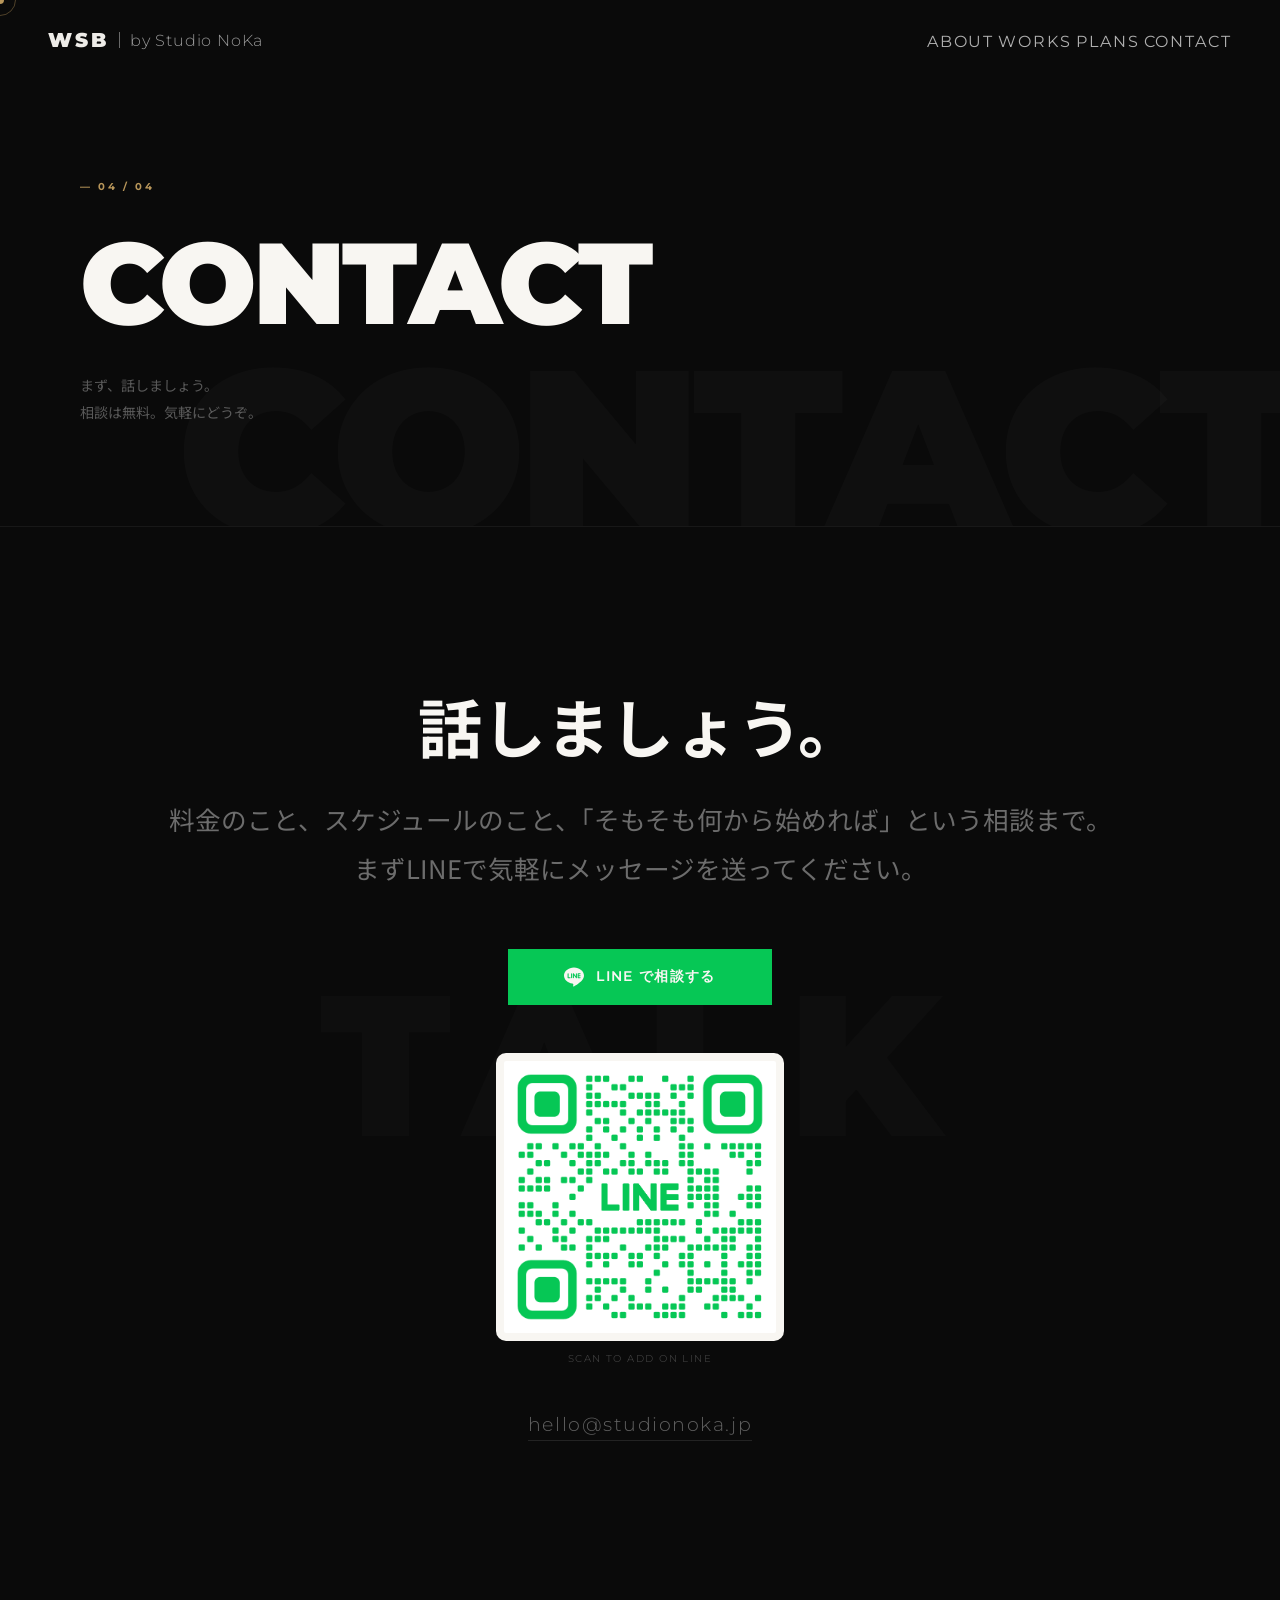
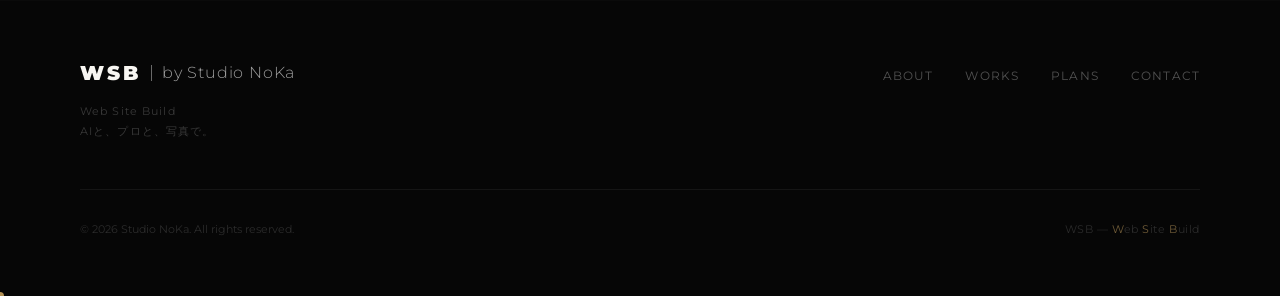
<file: contact.html>
<!DOCTYPE html>
<html lang="ja">
<head>
  <meta charset="UTF-8" />
  <meta name="viewport" content="width=device-width, initial-scale=1.0" />
  <title>Contact — WSB by Studio NoKa</title>
  <link rel="stylesheet" href="style.css" />
  <link rel="preconnect" href="https://fonts.googleapis.com" />
  <link rel="preconnect" href="https://fonts.gstatic.com" crossorigin />
  <link href="https://fonts.googleapis.com/css2?family=Noto+Sans+JP:wght@100;300;400;700;900&family=Playfair+Display:ital,wght@0,400;0,700;1,400&family=Montserrat:wght@100;300;400;600;700;900&display=swap" rel="stylesheet" />
</head>
<body>

  <!-- ========== LOADER ========== -->
  <div id="loader">
    <div class="loader-text">WSB</div>
  </div>

  <!-- ========== HEADER ========== -->
  <header id="header">
    <div class="header-left">
      <a href="index.html" class="logo">
        <span class="logo-wsb">WSB</span>
        <span class="logo-rule"></span>
        <span class="logo-sub">by Studio NoKa</span>
      </a>
    </div>
    <div class="header-right">
      <nav>
        <a href="about.html">About</a>
        <a href="works.html">Works</a>
        <a href="plans.html">Plans</a>
        <a href="contact.html">Contact</a>
      </nav>
      <button class="menu-btn" id="menuBtn">
        <span></span><span></span>
      </button>
    </div>
  </header>

  <!-- ========== MOBILE MENU ========== -->
  <div class="mobile-menu" id="mobileMenu">
    <nav class="mobile-nav">
      <a href="about.html" class="mobile-link">About</a>
      <a href="works.html" class="mobile-link">Works</a>
      <a href="plans.html" class="mobile-link">Plans</a>
      <a href="contact.html" class="mobile-link">Contact</a>
    </nav>
  </div>

  <!-- ========== PAGE HERO ========== -->
  <section class="page-hero" data-title="Contact">
    <span class="page-hero-num">— 04 / 04</span>
    <h1>Contact</h1>
    <p class="page-hero-desc">まず、話しましょう。<br>相談は無料。気軽にどうぞ。</p>
  </section>

  <!-- ========== CONTACT ========== -->
  <section id="contact">
    <div class="contact-bg-text">TALK</div>
    <div class="contact-inner">
      <h2>話しましょう。</h2>
      <p class="contact-body">
        料金のこと、スケジュールのこと、「そもそも何から始めれば」という相談まで。<br>
        まずLINEで気軽にメッセージを送ってください。
      </p>

      <div class="contact-actions">
        <a href="https://lin.ee/XXXXXXX" class="contact-btn-line" target="_blank" rel="noopener">
          <svg width="20" height="20" viewBox="0 0 24 24" fill="currentColor"><path d="M19.365 9.863c.349 0 .63.285.63.631 0 .345-.281.63-.63.63H17.61v1.125h1.755c.349 0 .63.283.63.63 0 .344-.281.629-.63.629h-2.386c-.345 0-.627-.285-.627-.629V8.108c0-.345.282-.63.63-.63h2.386c.346 0 .627.285.627.63 0 .349-.281.63-.63.63H17.61v1.125h1.755zm-3.855 3.016c0 .27-.174.51-.432.596-.064.021-.133.031-.199.031-.211 0-.391-.09-.51-.25l-2.443-3.317v2.94c0 .344-.279.629-.631.629-.346 0-.626-.285-.626-.629V8.108c0-.27.173-.51.43-.595.06-.023.136-.033.194-.033.195 0 .375.104.494.254l2.462 3.33V8.108c0-.345.282-.63.63-.63.345 0 .63.285.63.63v4.771zm-5.741 0c0 .344-.282.629-.631.629-.345 0-.627-.285-.627-.629V8.108c0-.345.282-.63.63-.63.346 0 .628.285.628.63v4.771zm-2.466.629H4.917c-.345 0-.63-.285-.63-.629V8.108c0-.345.285-.63.63-.63.348 0 .63.285.63.63v4.141h1.756c.348 0 .629.283.629.63 0 .344-.282.629-.629.629M24 10.314C24 4.943 18.615.572 12 .572S0 4.943 0 10.314c0 4.811 4.27 8.842 10.035 9.608.391.082.923.258 1.058.59.12.301.079.766.038 1.08l-.164 1.02c-.045.301-.24 1.186 1.049.645 1.291-.539 6.916-4.070 9.436-6.975C23.176 14.393 24 12.458 24 10.314"/></svg>
          LINE で相談する
        </a>

        <div class="contact-qr">
          <img src="LINE_QRcode.png" alt="LINE QRコード" />
          <span>Scan to add on LINE</span>
        </div>

        <a href="mailto:hello@studionoka.jp" class="contact-mail-text">hello@studionoka.jp</a>
      </div>
    </div>
  </section>

  <!-- ========== FOOTER ========== -->
  <footer>
    <div class="footer-top">
      <div class="footer-logo-wrap">
        <div class="logo">
          <span class="logo-wsb">WSB</span>
          <span class="logo-rule"></span>
          <span class="logo-sub">by Studio NoKa</span>
        </div>
        <p class="footer-tagline">Web Site Build<br>AIと、プロと、写真で。</p>
      </div>
      <nav class="footer-nav">
        <a href="about.html">About</a>
        <a href="works.html">Works</a>
        <a href="plans.html">Plans</a>
        <a href="contact.html">Contact</a>
      </nav>
    </div>
    <div class="footer-bottom">
      <p>© 2026 Studio NoKa. All rights reserved.</p>
      <p class="footer-credit">WSB — <em>W</em>eb <em>S</em>ite <em>B</em>uild</p>
    </div>
  </footer>

  <script src="script.js"></script>
</body>
</html>
</file>
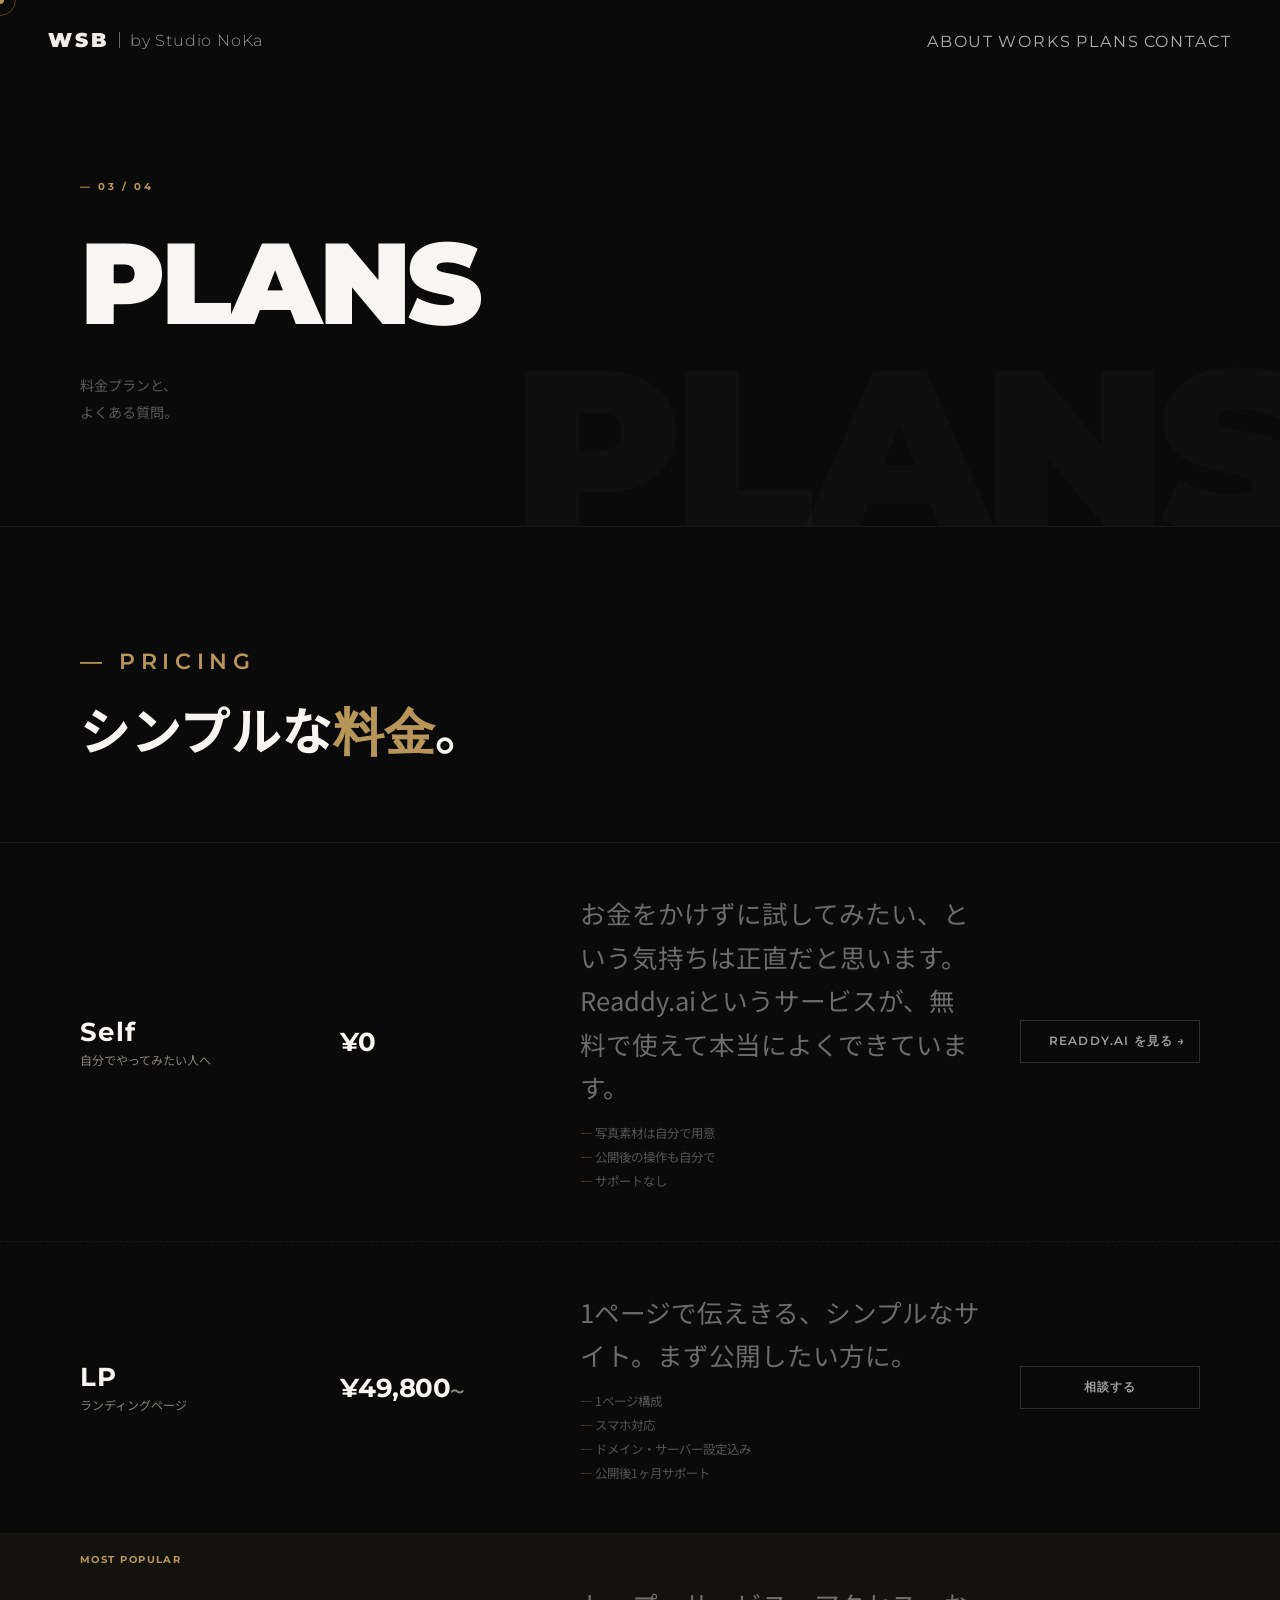
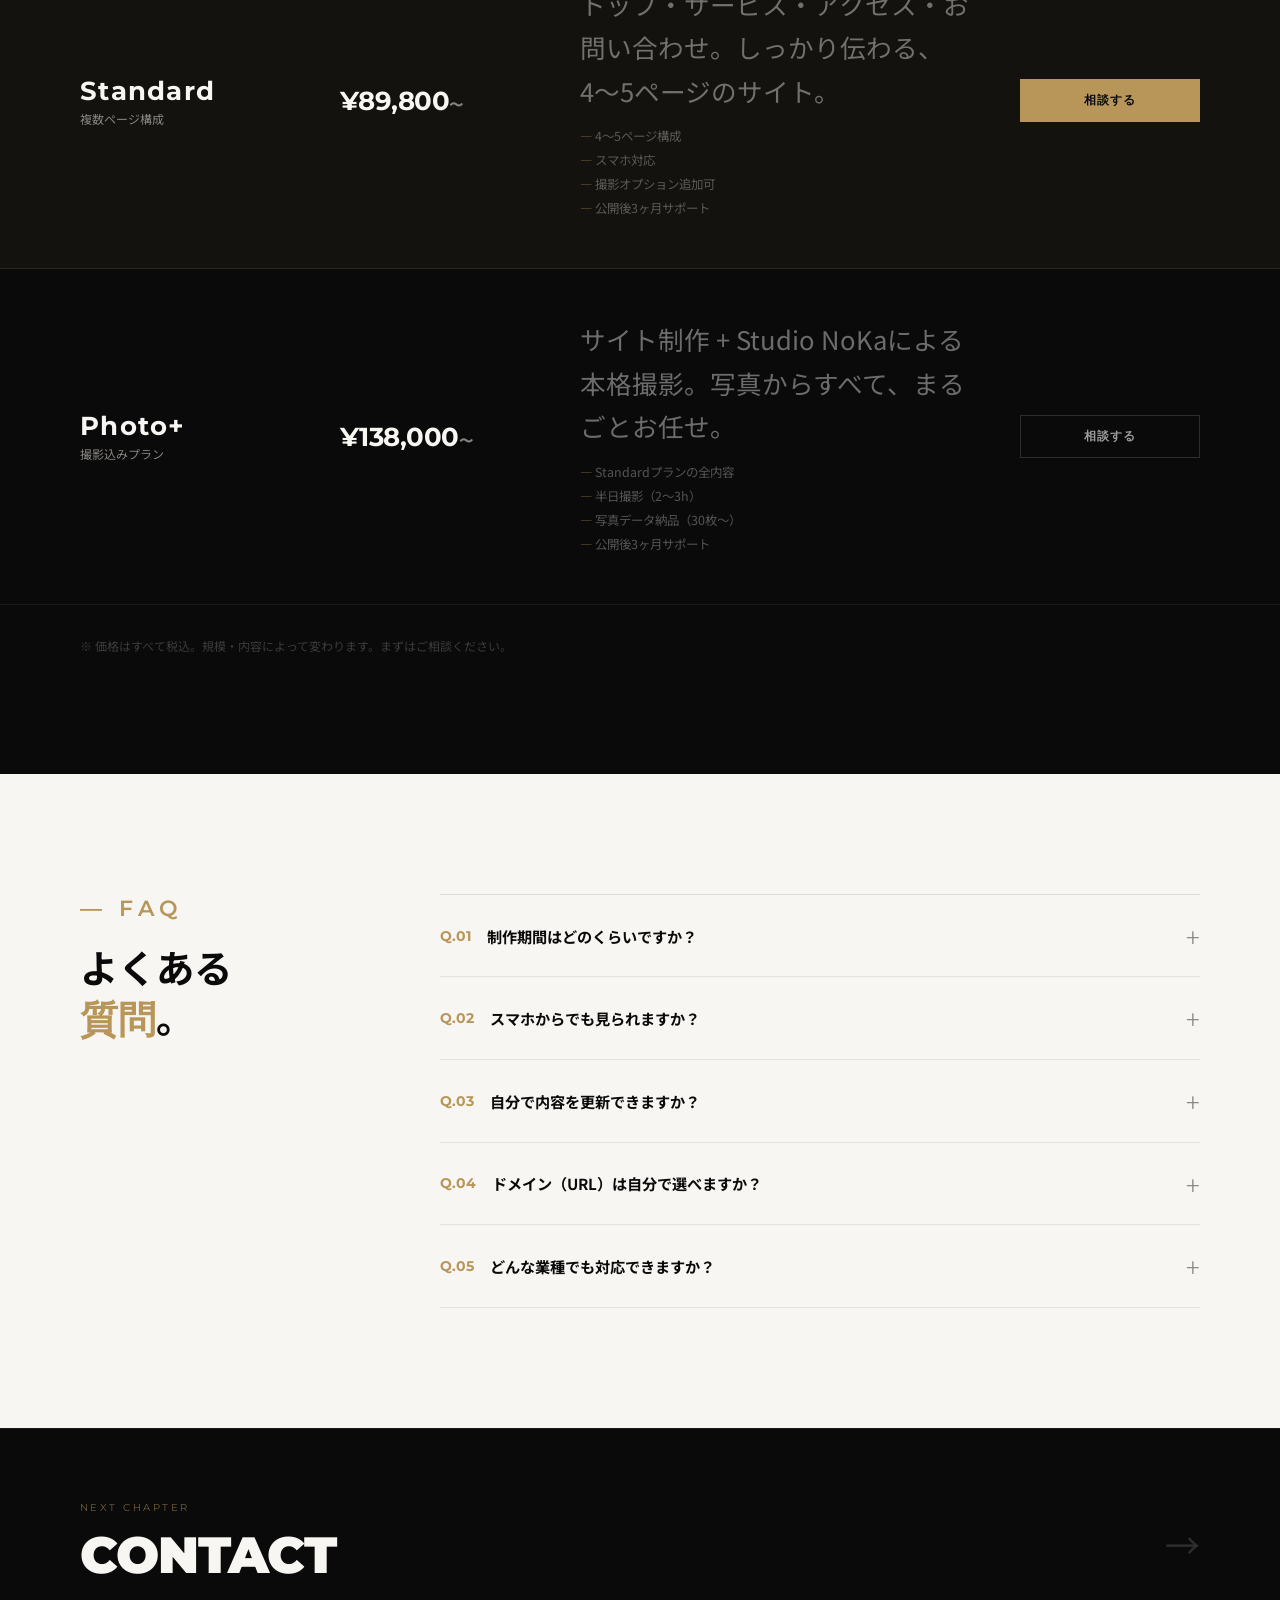
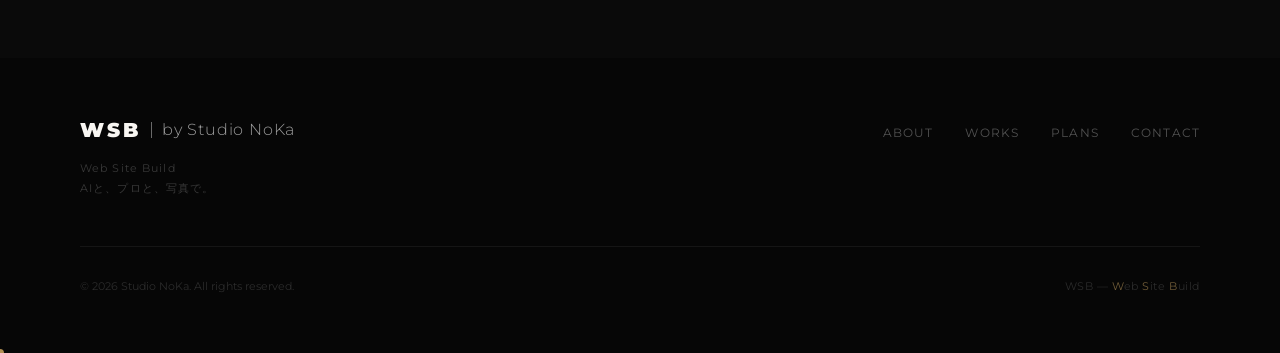
<file: plans.html>
<!DOCTYPE html>
<html lang="ja">
<head>
  <meta charset="UTF-8" />
  <meta name="viewport" content="width=device-width, initial-scale=1.0" />
  <title>Plans — WSB by Studio NoKa</title>
  <link rel="stylesheet" href="style.css" />
  <link rel="preconnect" href="https://fonts.googleapis.com" />
  <link rel="preconnect" href="https://fonts.gstatic.com" crossorigin />
  <link href="https://fonts.googleapis.com/css2?family=Noto+Sans+JP:wght@100;300;400;700;900&family=Playfair+Display:ital,wght@0,400;0,700;1,400&family=Montserrat:wght@100;300;400;600;700;900&display=swap" rel="stylesheet" />
</head>
<body>

  <!-- ========== LOADER ========== -->
  <div id="loader">
    <div class="loader-text">WSB</div>
  </div>

  <!-- ========== HEADER ========== -->
  <header id="header">
    <div class="header-left">
      <a href="index.html" class="logo">
        <span class="logo-wsb">WSB</span>
        <span class="logo-rule"></span>
        <span class="logo-sub">by Studio NoKa</span>
      </a>
    </div>
    <div class="header-right">
      <nav>
        <a href="about.html">About</a>
        <a href="works.html">Works</a>
        <a href="plans.html">Plans</a>
        <a href="contact.html">Contact</a>
      </nav>
      <button class="menu-btn" id="menuBtn">
        <span></span><span></span>
      </button>
    </div>
  </header>

  <!-- ========== MOBILE MENU ========== -->
  <div class="mobile-menu" id="mobileMenu">
    <nav class="mobile-nav">
      <a href="about.html" class="mobile-link">About</a>
      <a href="works.html" class="mobile-link">Works</a>
      <a href="plans.html" class="mobile-link">Plans</a>
      <a href="contact.html" class="mobile-link">Contact</a>
    </nav>
  </div>

  <!-- ========== PAGE HERO ========== -->
  <section class="page-hero" data-title="Plans">
    <span class="page-hero-num">— 03 / 04</span>
    <h1>Plans</h1>
    <p class="page-hero-desc">料金プランと、<br>よくある質問。</p>
  </section>

  <!-- ========== PLANS ========== -->
  <section id="plans">
    <div class="plans-label-wrap">
      <p class="section-eyebrow">— Pricing</p>
      <h2>シンプルな<em>料金</em>。</h2>
    </div>

    <div class="plans-list">

      <!-- ¥0 Self -->
      <div class="plan-row plan-row--free reveal">
        <div class="plan-row-name">
          <span class="plan-row-en">Self</span>
          <span class="plan-row-jp">自分でやってみたい人へ</span>
        </div>
        <div class="plan-row-price plan-row-price--free">
          ¥0
        </div>
        <div class="plan-row-desc">
          <p>お金をかけずに試してみたい、という気持ちは正直だと思います。Readdy.aiというサービスが、無料で使えて本当によくできています。</p>
          <ul>
            <li>写真素材は自分で用意</li>
            <li>公開後の操作も自分で</li>
            <li>サポートなし</li>
          </ul>
        </div>
        <a href="https://readdy.ai" target="_blank" rel="noopener" class="plan-row-btn plan-row-btn--free">Readdy.ai を見る →</a>
      </div>

      <!-- LP -->
      <div class="plan-row">
        <div class="plan-row-name">
          <span class="plan-row-en">LP</span>
          <span class="plan-row-jp">ランディングページ</span>
        </div>
        <div class="plan-row-price">
          ¥49,800<small>〜</small>
        </div>
        <div class="plan-row-desc">
          <p>1ページで伝えきる、シンプルなサイト。まず公開したい方に。</p>
          <ul>
            <li>1ページ構成</li>
            <li>スマホ対応</li>
            <li>ドメイン・サーバー設定込み</li>
            <li>公開後1ヶ月サポート</li>
          </ul>
        </div>
        <a href="contact.html" class="plan-row-btn">相談する</a>
      </div>

      <!-- Standard (Featured) -->
      <div class="plan-row plan-row--featured reveal">
        <span class="plan-row-badge">Most Popular</span>
        <div class="plan-row-name">
          <span class="plan-row-en">Standard</span>
          <span class="plan-row-jp">複数ページ構成</span>
        </div>
        <div class="plan-row-price">
          ¥89,800<small>〜</small>
        </div>
        <div class="plan-row-desc">
          <p>トップ・サービス・アクセス・お問い合わせ。しっかり伝わる、4〜5ページのサイト。</p>
          <ul>
            <li>4〜5ページ構成</li>
            <li>スマホ対応</li>
            <li>撮影オプション追加可</li>
            <li>公開後3ヶ月サポート</li>
          </ul>
        </div>
        <a href="contact.html" class="plan-row-btn plan-row-btn--featured">相談する</a>
      </div>

      <!-- Photo + Standard -->
      <div class="plan-row">
        <div class="plan-row-name">
          <span class="plan-row-en">Photo+</span>
          <span class="plan-row-jp">撮影込みプラン</span>
        </div>
        <div class="plan-row-price">
          ¥138,000<small>〜</small>
        </div>
        <div class="plan-row-desc">
          <p>サイト制作 + Studio NoKaによる本格撮影。写真からすべて、まるごとお任せ。</p>
          <ul>
            <li>Standardプランの全内容</li>
            <li>半日撮影（2〜3h）</li>
            <li>写真データ納品（30枚〜）</li>
            <li>公開後3ヶ月サポート</li>
          </ul>
        </div>
        <a href="contact.html" class="plan-row-btn">相談する</a>
      </div>

    </div>
    <p class="plans-note">※ 価格はすべて税込。規模・内容によって変わります。まずはご相談ください。</p>
  </section>

  <!-- ========== FAQ ========== -->
  <section id="faq">
    <div class="faq-inner">
      <div class="faq-left">
        <p class="section-eyebrow">— FAQ</p>
        <h2>よくある<br><em>質問</em>。</h2>
      </div>
      <div class="faq-right">

        <div class="faq-item">
          <div class="faq-q">
            <span class="faq-q-num">Q.01</span>
            <span>制作期間はどのくらいですか？</span>
            <span class="faq-icon">+</span>
          </div>
          <div class="faq-a">ご相談から公開まで、最短2〜3週間が目安です。撮影がある場合は日程調整が必要なため、3〜4週間ほど見ていただいています。</div>
        </div>

        <div class="faq-item">
          <div class="faq-q">
            <span class="faq-q-num">Q.02</span>
            <span>スマホからでも見られますか？</span>
            <span class="faq-icon">+</span>
          </div>
          <div class="faq-a">全プランでスマートフォン対応（レスポンシブ対応）しています。スマホで検索して見るお客さんのことを、最初から意識して設計します。</div>
        </div>

        <div class="faq-item">
          <div class="faq-q">
            <span class="faq-q-num">Q.03</span>
            <span>自分で内容を更新できますか？</span>
            <span class="faq-icon">+</span>
          </div>
          <div class="faq-a">基本的には、更新のご要望をLINEでお知らせいただければ対応します。簡単な更新であれば追加費用なしでお受けしています（サポート期間内）。</div>
        </div>

        <div class="faq-item">
          <div class="faq-q">
            <span class="faq-q-num">Q.04</span>
            <span>ドメイン（URL）は自分で選べますか？</span>
            <span class="faq-icon">+</span>
          </div>
          <div class="faq-a">はい。お好きなドメイン名を取得できます（空きがある場合）。ドメイン取得費・初期設定はすべてプラン内に含まれています。</div>
        </div>

        <div class="faq-item">
          <div class="faq-q">
            <span class="faq-q-num">Q.05</span>
            <span>どんな業種でも対応できますか？</span>
            <span class="faq-icon">+</span>
          </div>
          <div class="faq-a">小さなお店・個人事業主・フリーランスの方を中心に対応しています。カフェ、サロン、教室、雑貨店など、業種は問いません。まずご相談ください。</div>
        </div>

      </div>
    </div>
  </section>

  <!-- ========== PAGE NEXT ========== -->
  <a href="contact.html" class="page-next">
    <div>
      <span class="page-next-label">Next Chapter</span>
      <span class="page-next-title">Contact</span>
    </div>
    <span class="page-next-arrow">→</span>
  </a>

  <!-- ========== FOOTER ========== -->
  <footer>
    <div class="footer-top">
      <div class="footer-logo-wrap">
        <div class="logo">
          <span class="logo-wsb">WSB</span>
          <span class="logo-rule"></span>
          <span class="logo-sub">by Studio NoKa</span>
        </div>
        <p class="footer-tagline">Web Site Build<br>AIと、プロと、写真で。</p>
      </div>
      <nav class="footer-nav">
        <a href="about.html">About</a>
        <a href="works.html">Works</a>
        <a href="plans.html">Plans</a>
        <a href="contact.html">Contact</a>
      </nav>
    </div>
    <div class="footer-bottom">
      <p>© 2026 Studio NoKa. All rights reserved.</p>
      <p class="footer-credit">WSB — <em>W</em>eb <em>S</em>ite <em>B</em>uild</p>
    </div>
  </footer>

  <script src="script.js"></script>
</body>
</html>
</file>
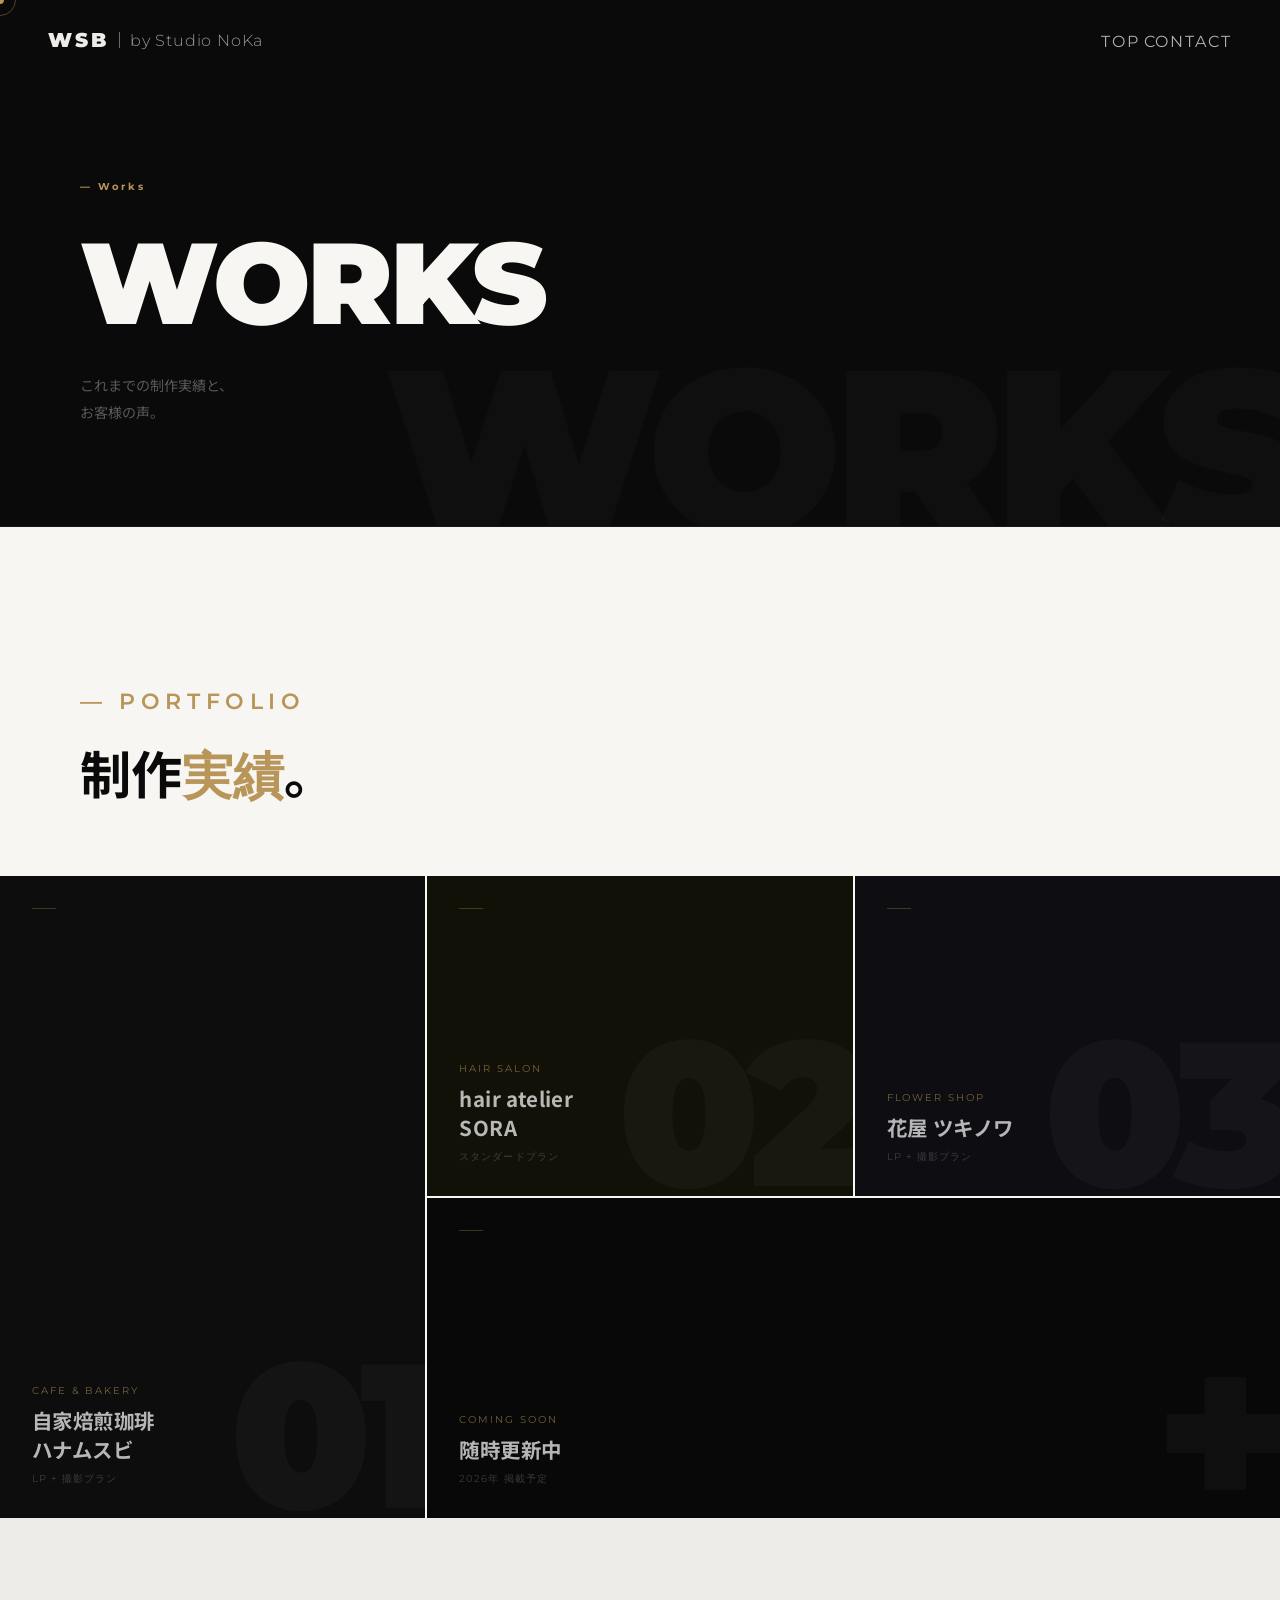
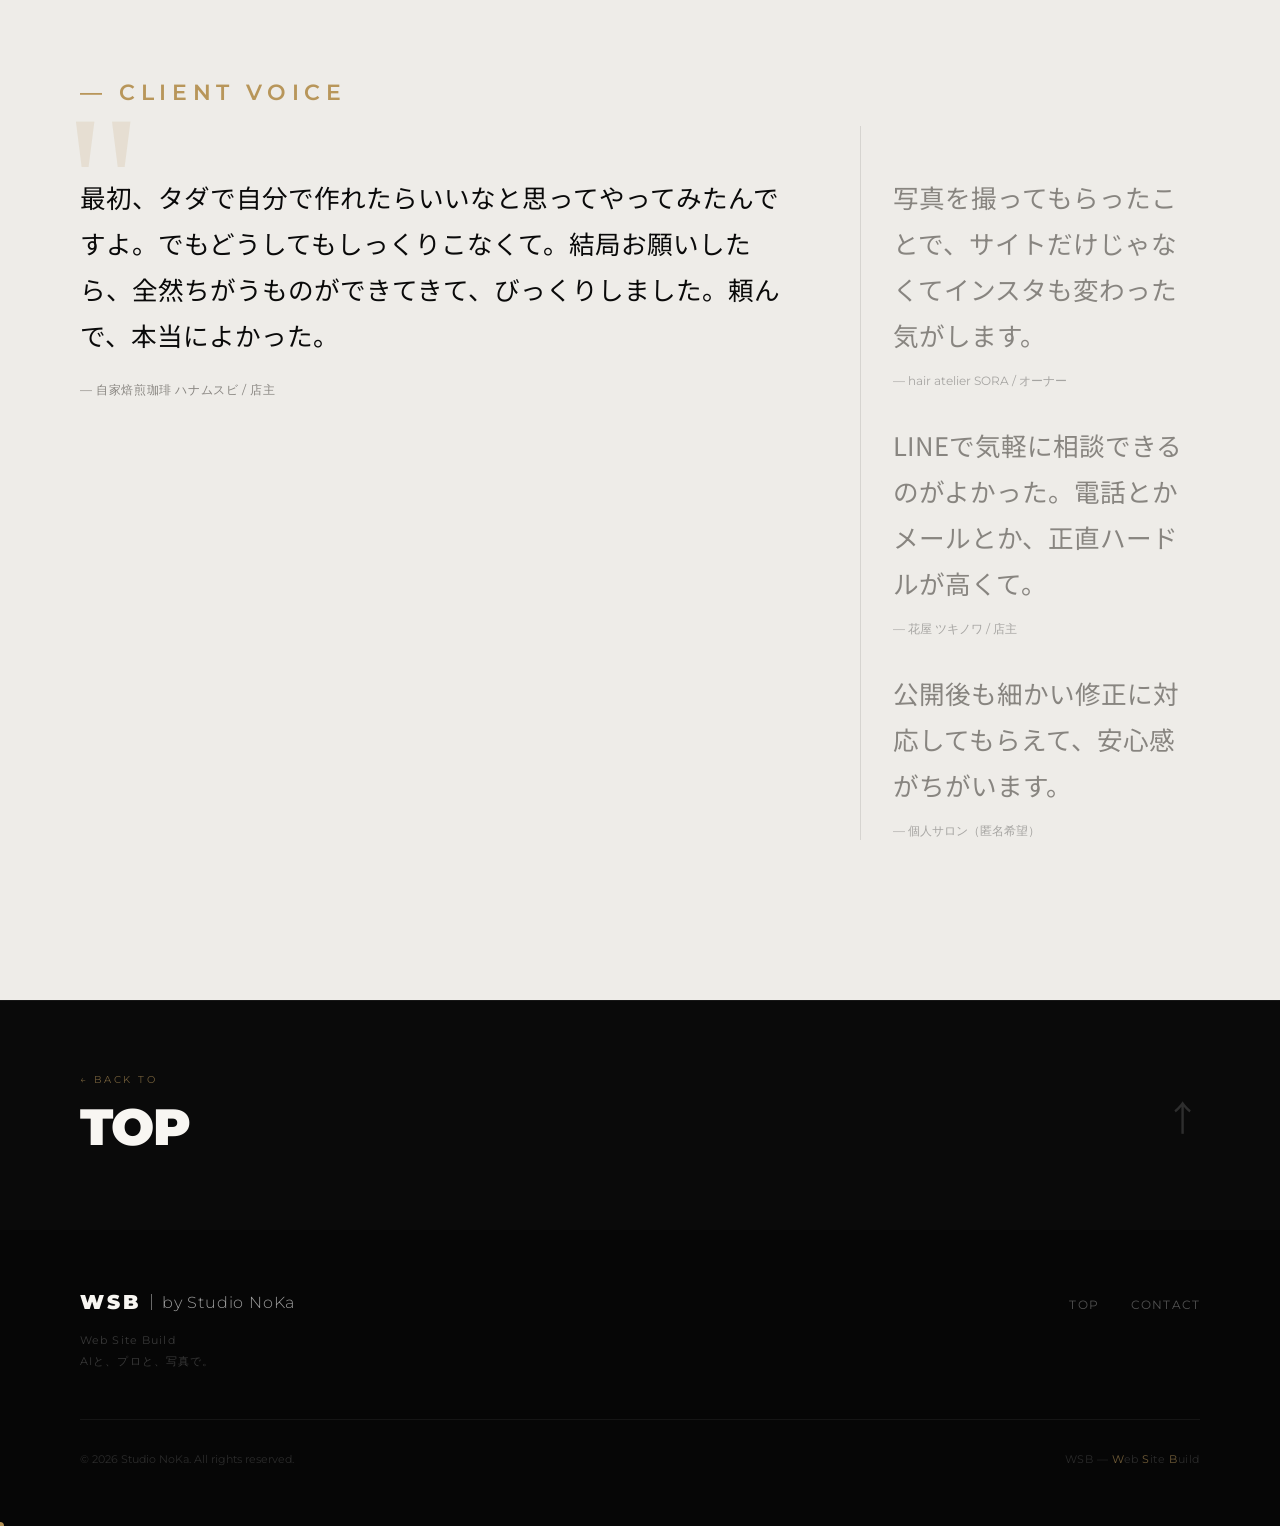
<file: works.html>
<!DOCTYPE html>
<html lang="ja">
<head>
  <meta charset="UTF-8" />
  <meta name="viewport" content="width=device-width, initial-scale=1.0" />
  <title>Works — WSB by Studio NoKa</title>
  <link rel="stylesheet" href="style.css" />
  <link rel="preconnect" href="https://fonts.googleapis.com" />
  <link rel="preconnect" href="https://fonts.gstatic.com" crossorigin />
  <link href="https://fonts.googleapis.com/css2?family=Noto+Sans+JP:wght@100;300;400;700;900&family=Playfair+Display:ital,wght@0,400;0,700;1,400&family=Montserrat:wght@100;300;400;600;700;900&display=swap" rel="stylesheet" />
</head>
<body>

  <!-- ========== LOADER ========== -->
  <div id="loader">
    <div class="loader-text">WSB</div>
  </div>

  <!-- ========== HEADER ========== -->
  <header id="header">
    <div class="header-left">
      <a href="index.html" class="logo">
        <span class="logo-wsb">WSB</span>
        <span class="logo-rule"></span>
        <span class="logo-sub">by Studio NoKa</span>
      </a>
    </div>
    <div class="header-right">
      <nav>
        <a href="index.html">Top</a>
        <a href="index.html#contact">Contact</a>
      </nav>
      <button class="menu-btn" id="menuBtn">
        <span></span><span></span>
      </button>
    </div>
  </header>

  <!-- ========== MOBILE MENU ========== -->
  <div class="mobile-menu" id="mobileMenu">
    <nav class="mobile-nav">
      <a href="index.html" class="mobile-link">Top</a>
      <a href="index.html#contact" class="mobile-link">Contact</a>
    </nav>
  </div>

  <!-- ========== PAGE HERO ========== -->
  <section class="page-hero" data-title="Works">
    <span class="page-hero-num">— Works</span>
    <h1>Works</h1>
    <p class="page-hero-desc">これまでの制作実績と、<br>お客様の声。</p>
  </section>

  <!-- ========== WORKS MOSAIC ========== -->
  <section id="works">
    <div class="works-header">
      <p class="section-eyebrow">— Portfolio</p>
      <h2>制作<em>実績</em>。</h2>
    </div>

    <div class="works-mosaic">

      <div class="works-item works-item--tall works-item--c1">
        <div class="works-num-bg">01</div>
        <div class="works-info works-info--show">
          <span class="works-cat">Cafe &amp; Bakery</span>
          <h3>自家焙煎珈琲<br>ハナムスビ</h3>
          <p>LP + 撮影プラン</p>
        </div>
      </div>

      <div class="works-item works-item--c2">
        <div class="works-num-bg">02</div>
        <div class="works-info works-info--show">
          <span class="works-cat">Hair Salon</span>
          <h3>hair atelier<br>SORA</h3>
          <p>スタンダードプラン</p>
        </div>
      </div>

      <div class="works-item works-item--c3">
        <div class="works-num-bg">03</div>
        <div class="works-info works-info--show">
          <span class="works-cat">Flower Shop</span>
          <h3>花屋 ツキノワ</h3>
          <p>LP + 撮影プラン</p>
        </div>
      </div>

      <div class="works-item works-item--wide works-item--coming">
        <div class="works-num-bg works-num-bg--plus">+</div>
        <div class="works-info works-info--show">
          <span class="works-cat">Coming Soon</span>
          <h3>随時更新中</h3>
          <p>2026年 掲載予定</p>
        </div>
      </div>

    </div>
  </section>

  <!-- ========== VOICE ========== -->
  <section id="voice">
    <p class="section-eyebrow">— Client Voice</p>
    <div class="voice-inner">
      <div class="voice-main">
        <div class="voice-quote-mark">"</div>
        <blockquote class="voice-featured">
          最初、タダで自分で作れたらいいなと思ってやってみたんですよ。でもどうしてもしっくりこなくて。結局お願いしたら、全然ちがうものができてきて、びっくりしました。頼んで、本当によかった。
        </blockquote>
        <p class="voice-attr">— 自家焙煎珈琲 ハナムスビ / 店主</p>
      </div>
      <div class="voice-others">
        <div class="voice-small">
          <p>写真を撮ってもらったことで、サイトだけじゃなくてインスタも変わった気がします。</p>
          <span>— hair atelier SORA / オーナー</span>
        </div>
        <div class="voice-small">
          <p>LINEで気軽に相談できるのがよかった。電話とかメールとか、正直ハードルが高くて。</p>
          <span>— 花屋 ツキノワ / 店主</span>
        </div>
        <div class="voice-small">
          <p>公開後も細かい修正に対応してもらえて、安心感がちがいます。</p>
          <span>— 個人サロン（匿名希望）</span>
        </div>
      </div>
    </div>
  </section>

  <!-- ========== PAGE NEXT ========== -->
  <a href="index.html" class="page-next">
    <div>
      <span class="page-next-label">← Back to</span>
      <span class="page-next-title">Top</span>
    </div>
    <span class="page-next-arrow">↑</span>
  </a>

  <!-- ========== FOOTER ========== -->
  <footer>
    <div class="footer-top">
      <div class="footer-logo-wrap">
        <div class="logo">
          <span class="logo-wsb">WSB</span>
          <span class="logo-rule"></span>
          <span class="logo-sub">by Studio NoKa</span>
        </div>
        <p class="footer-tagline">Web Site Build<br>AIと、プロと、写真で。</p>
      </div>
      <nav class="footer-nav">
        <a href="index.html">Top</a>
        <a href="index.html#contact">Contact</a>
      </nav>
    </div>
    <div class="footer-bottom">
      <p>© 2026 Studio NoKa. All rights reserved.</p>
      <p class="footer-credit">WSB — <em>W</em>eb <em>S</em>ite <em>B</em>uild</p>
    </div>
  </footer>

  <script src="script.js"></script>
</body>
</html>
</file>
<file: style.css>
/* ============================================================
   WSB by Studio NoKa — style.css  v2 (Editorial)
   ============================================================ */

:root {
  --black:     #0a0a0a;
  --white:     #f8f6f2;
  --off-white: #eeece8;
  --gray:      #888580;
  --gold:      #b8965a;
  --gold-lt:   #d4b07a;
  --dark:      #141414;
  --font-en:   'Montserrat', sans-serif;
  --font-serif:'Playfair Display', serif;
  --font-jp:   'Noto Sans JP', sans-serif;
}

*, *::before, *::after { box-sizing: border-box; margin: 0; padding: 0; }
html { scroll-behavior: smooth; }

body {
  font-family: var(--font-jp);
  background: var(--white);
  color: var(--black);
  overflow-x: hidden;
  cursor: none;
  -webkit-font-smoothing: antialiased;
  -moz-osx-font-smoothing: grayscale;
  text-rendering: optimizeLegibility;
}

/* カスタムカーソル */
body::before {
  content: '';
  width: 8px; height: 8px;
  background: var(--gold);
  border-radius: 50%;
  position: fixed;
  top: 0; left: 0;
  pointer-events: none;
  z-index: 9999;
  transform: translate(-50%, -50%);
  transition: width 0.2s, height 0.2s;
}

.section-eyebrow {
  font-family: var(--font-en);
  font-size: 1.4rem;
  font-weight: 600;
  letter-spacing: 0.25em;
  text-transform: uppercase;
  color: var(--gold);
  margin-bottom: 20px;
  display: block;
}

/* ============================================================
   LOADER
   ============================================================ */

#loader {
  position: fixed;
  inset: 0;
  background: var(--black);
  z-index: 9000;
  display: flex;
  align-items: center;
  justify-content: center;
  transition: opacity 0.6s ease, visibility 0.6s ease;
}

#loader.hidden {
  opacity: 0;
  visibility: hidden;
}

.loader-text {
  font-family: var(--font-en);
  font-weight: 900;
  font-size: 4rem;
  letter-spacing: 0.3em;
  color: var(--white);
  animation: loaderPulse 0.8s ease-in-out alternate infinite;
}

@keyframes loaderPulse {
  from { opacity: 0.3; letter-spacing: 0.3em; }
  to   { opacity: 1;   letter-spacing: 0.5em; }
}

/* ============================================================
   HEADER
   ============================================================ */

#header {
  position: fixed;
  top: 0; left: 0; right: 0;
  z-index: 500;
  padding: 28px 48px;
  display: flex;
  align-items: center;
  justify-content: space-between;
  mix-blend-mode: difference;
}

#header.scrolled { mix-blend-mode: normal; background: rgba(248,246,242,0.92); backdrop-filter: blur(12px); padding: 18px 48px; transition: all 0.4s; }

.logo {
  display: flex;
  align-items: center;
  gap: 10px;
  text-decoration: none;
}

.logo-wsb {
  font-family: var(--font-en);
  font-size: 1.25rem;
  font-weight: 900;
  letter-spacing: 0.15em;
  color: var(--white);
}

#header.scrolled .logo-wsb { color: var(--black); }

.logo-rule {
  width: 1px;
  height: 16px;
  background: rgba(255,255,255,0.4);
  display: block;
}

#header.scrolled .logo-rule { background: rgba(0,0,0,0.2); }

.logo-sub {
  font-family: var(--font-en);
  font-size: 1rem;
  font-weight: 300;
  color: rgba(255,255,255,0.6);
  letter-spacing: 0.05em;
}

#header.scrolled .logo-sub { color: var(--gray); }

.header-right {
  display: flex;
  align-items: center;
  gap: 40px;
}

nav a {
  font-family: var(--font-en);
  font-size: 1rem;
  font-weight: 400;
  letter-spacing: 0.12em;
  text-transform: uppercase;
  color: rgba(255,255,255,0.7);
  text-decoration: none;
  transition: color 0.2s;
}

nav a:hover { color: var(--gold); }
#header.scrolled nav a { color: var(--black); }
#header.scrolled nav a:hover { color: var(--gold); }

.menu-btn {
  display: none;
  flex-direction: column;
  gap: 5px;
  background: none;
  border: none;
  cursor: pointer;
  padding: 4px;
}

.menu-btn span {
  display: block;
  width: 22px;
  height: 1px;
  background: var(--white);
  transition: transform 0.3s;
}

#header.scrolled .menu-btn span { background: var(--black); }

/* ============================================================
   MOBILE MENU
   ============================================================ */

.mobile-menu {
  position: fixed;
  inset: 0;
  background: var(--black);
  z-index: 400;
  display: flex;
  align-items: center;
  justify-content: center;
  opacity: 0;
  visibility: hidden;
  transition: opacity 0.4s, visibility 0.4s;
}

.mobile-menu.open { opacity: 1; visibility: visible; }

.mobile-nav {
  display: flex;
  flex-direction: column;
  gap: 32px;
  text-align: center;
}

.mobile-link {
  font-family: var(--font-en);
  font-size: 2rem;
  font-weight: 700;
  letter-spacing: 0.1em;
  color: var(--white);
  text-decoration: none;
  text-transform: uppercase;
  transition: color 0.2s;
}

.mobile-link:hover { color: var(--gold); }

/* ============================================================
   HERO
   ============================================================ */

#hero {
  min-height: 100vh;
  background: var(--black);
  display: grid;
  grid-template-columns: 1fr 1fr;
  grid-template-rows: 1fr auto;
  position: relative;
  overflow: hidden;
}

/* ノイズテクスチャ */
#hero::before {
  content: '';
  position: absolute;
  inset: 0;
  background-image: url("data:image/svg+xml,%3Csvg viewBox='0 0 256 256' xmlns='http://www.w3.org/2000/svg'%3E%3Cfilter id='noise'%3E%3CfeTurbulence type='fractalNoise' baseFrequency='0.9' numOctaves='4' stitchTiles='stitch'/%3E%3C/filter%3E%3Crect width='100%25' height='100%25' filter='url(%23noise)' opacity='0.04'/%3E%3C/svg%3E");
  opacity: 0.4;
  z-index: 1;
  pointer-events: none;
}

.hero-side-label {
  position: absolute;
  left: 0;
  top: 50%;
  transform: translateX(-50%) translateY(-50%) rotate(-90deg);
  z-index: 2;
  white-space: nowrap;
}

.hero-side-label span {
  font-family: var(--font-en);
  font-size: 0.6rem;
  font-weight: 300;
  letter-spacing: 0.3em;
  color: rgba(255,255,255,0.2);
  text-transform: uppercase;
}

.hero-copy {
  grid-column: 1;
  grid-row: 1;
  display: flex;
  align-items: flex-end;
  padding: 120px 64px 80px;
  z-index: 2;
  position: relative;
}

.hero-copy-inner { width: 100%; }

.hero-no {
  font-family: var(--font-en);
  font-size: 1.4rem;
  color: var(--gold);
  letter-spacing: 0.2em;
  margin-bottom: 32px;
}

#hero h1 {
  overflow: hidden;
}

.h1-line {
  display: block;
  font-family: var(--font-jp);
  font-weight: 900;
  font-size: clamp(3.5rem, 7vw, 6.5rem);
  color: var(--white);
  line-height: 1.1;
  letter-spacing: -0.02em;
  transform: translateY(100%);
  opacity: 0;
  transition: transform 0.9s cubic-bezier(0.16, 1, 0.3, 1), opacity 0.9s ease;
}

.h1-line--2 { transition-delay: 0.1s; }
.h1-line--3 { transition-delay: 0.2s; }

.h1-line.visible { transform: translateY(0); opacity: 1; }

.hero-sub-wrap {
  margin-top: 40px;
  display: flex;
  align-items: flex-end;
  justify-content: space-between;
  gap: 24px;
}

.hero-sub {
  font-size: 1.6rem;
  line-height: 1.9;
  color: rgba(255,255,255,0.45);
  max-width: 400px;
}

.hero-cta {
  display: inline-flex;
  align-items: center;
  gap: 10px;
  border: 1px solid rgba(255,255,255,0.2);
  color: var(--white);
  padding: 14px 28px;
  font-family: var(--font-en);
  font-size: 0.75rem;
  font-weight: 600;
  letter-spacing: 0.12em;
  text-transform: uppercase;
  text-decoration: none;
  white-space: nowrap;
  transition: border-color 0.3s, background 0.3s;
  flex-shrink: 0;
}

.hero-cta:hover { border-color: var(--gold); background: rgba(184,150,90,0.1); }

.hero-visual {
  grid-column: 2;
  grid-row: 1;
  position: relative;
  z-index: 2;
}

.hero-img-frame {
  position: absolute;
  inset: 60px 40px 40px 0;
  overflow: hidden;
  background: linear-gradient(160deg, rgba(184,150,90,0.06) 0%, transparent 60%), #0d0d0d;
}

/* グリッドテクスチャ */
.hero-img-frame::before {
  content: '';
  position: absolute;
  inset: 0;
  background-image:
    linear-gradient(rgba(184,150,90,0.04) 1px, transparent 1px),
    linear-gradient(90deg, rgba(184,150,90,0.04) 1px, transparent 1px);
  background-size: 48px 48px;
  pointer-events: none;
  z-index: 1;
}

/* 幽霊テキスト */
.hero-img-frame::after {
  content: 'PHOTO';
  position: absolute;
  bottom: -24px;
  right: -16px;
  font-family: var(--font-en);
  font-weight: 900;
  font-size: clamp(6rem, 14vw, 11rem);
  color: rgba(255,255,255,0.025);
  letter-spacing: -0.04em;
  line-height: 1;
  pointer-events: none;
  z-index: 1;
  user-select: none;
}

.hero-img-inner {
  width: 100%;
  height: 100%;
  background:
    linear-gradient(160deg, rgba(184,150,90,0.15) 0%, transparent 50%),
    linear-gradient(to bottom right, #1a1008, #0a0a0a);
  transform: scale(1.05);
  transition: transform 8s ease;
}

.hero-img-inner:hover { transform: scale(1); }

/* ============================================================
   HERO IMAGE PLACEHOLDER
   画像・モックアップが入るまでの空フレーム
   ============================================================ */

/* 右下に装飾テキスト */
.hero-caption {
  position: absolute;
  bottom: 48px;
  right: 48px;
  z-index: 3;
}

.hero-caption span {
  font-family: var(--font-en);
  font-size: 0.6rem;
  color: rgba(255,255,255,0.2);
  letter-spacing: 0.1em;
  writing-mode: vertical-rl;
}

/* マーキー */
.hero-marquee {
  grid-column: 1 / -1;
  grid-row: 2;
  border-top: 1px solid rgba(255,255,255,0.08);
  overflow: hidden;
  padding: 16px 0;
  z-index: 2;
}

.marquee-track {
  display: flex;
  white-space: nowrap;
  animation: marquee 20s linear infinite;
}

.marquee-track span {
  font-family: var(--font-en);
  font-size: 0.7rem;
  font-weight: 300;
  letter-spacing: 0.2em;
  color: rgba(255,255,255,0.25);
  padding-right: 0;
  flex-shrink: 0;
}

@keyframes marquee {
  from { transform: translateX(0); }
  to   { transform: translateX(-33.33%); }
}

/* ============================================================
   STATEMENT
   ============================================================ */

#statement {
  background: var(--off-white);
  padding: 200px 80px;
  position: relative;
  overflow: hidden;
}

.statement-inner {
  max-width: 900px;
}

.statement-label {
  font-family: var(--font-en);
  font-size: 1.4rem;
  letter-spacing: 0.2em;
  color: var(--gold);
  margin-bottom: 48px;
}

.statement-quote {
  font-family: var(--font-jp);
  font-size: clamp(2.2rem, 5vw, 4.5rem);
  font-weight: 700;
  line-height: 1.4;
  color: var(--black);
  margin-bottom: 56px;
  border: none;
}

.statement-quote em {
  font-style: normal;
  color: var(--gold);
  position: relative;
}

.statement-quote em::after {
  content: '';
  position: absolute;
  bottom: 4px;
  left: 0; right: 0;
  height: 2px;
  background: var(--gold);
  opacity: 0.4;
}

.statement-sub {
  padding-left: 40px;
  border-left: 2px solid var(--gold);
}

.statement-sub p {
  font-size: 1.6rem;
  line-height: 1.9;
  color: var(--gray);
  margin-bottom: 16px;
}

.statement-answer {
  font-weight: 700;
  color: var(--black) !important;
  font-size: 1.1rem !important;
}

/* 背景大きな数字 */
.statement-number {
  position: absolute;
  right: -20px;
  top: 50%;
  transform: translateY(-50%);
  font-family: var(--font-en);
  font-size: clamp(180px, 25vw, 300px);
  font-weight: 900;
  color: rgba(0,0,0,0.04);
  line-height: 1;
  user-select: none;
  pointer-events: none;
}

/* ============================================================
   ABOUT — 3つの強み（フルブリード横断レイアウト）
   ============================================================ */

#about {
  padding: 0;
}

.about-header {
  padding: 120px 80px 80px;
  background: var(--white);
}

.about-header h2 {
  font-family: var(--font-jp);
  font-size: clamp(2rem, 4vw, 3.5rem);
  font-weight: 700;
  line-height: 1.3;
}

.about-header h2 em {
  font-style: normal;
  font-family: var(--font-serif);
  color: var(--gold);
}

.about-row {
  display: grid;
  grid-template-columns: 120px 1fr auto;
  align-items: center;
  min-height: 320px;
  padding: 64px 80px;
  position: relative;
  overflow: hidden;
  gap: 40px;
}

.about-row--dark  { background: var(--black); }
.about-row--accent{ background: var(--dark); }
.about-row--light { background: var(--off-white); }

.about-row-num {
  font-family: var(--font-en);
  font-weight: 900;
  font-size: 5rem;
  line-height: 1;
  color: rgba(255,255,255,0.06);
  flex-shrink: 0;
}

.about-row--light .about-row-num { color: rgba(0,0,0,0.06); }

.about-row-body { max-width: 540px; }

.about-row-body h3 {
  font-family: var(--font-jp);
  font-size: clamp(1.4rem, 2.5vw, 2rem);
  font-weight: 700;
  line-height: 1.4;
  color: var(--white);
  margin-bottom: 20px;
}

.about-row--light .about-row-body h3 { color: var(--black); }

.about-row-body p {
  font-size: 1.6rem;
  line-height: 1.9;
  color: rgba(255,255,255,0.5);
}

.about-row--light .about-row-body p { color: var(--gray); }

.about-tag {
  display: inline-block;
  margin-top: 24px;
  font-family: var(--font-en);
  font-size: 0.65rem;
  letter-spacing: 0.15em;
  text-transform: uppercase;
  color: var(--gold);
  border: 1px solid rgba(184,150,90,0.4);
  padding: 6px 16px;
  border-radius: 20px;
}

/* 装飾要素 */
.deco-lines {
  display: flex;
  flex-direction: column;
  gap: 8px;
  flex-shrink: 0;
}

.deco-lines span {
  display: block;
  height: 1px;
  background: rgba(255,255,255,0.1);
  width: 80px;
}

.deco-lines span:nth-child(2) { width: 120px; }
.deco-lines span:nth-child(3) { width: 60px; }

.about-row-img {
  width: 260px;
  height: 260px;
  flex-shrink: 0;
  border-radius: 2px;
  overflow: hidden;
}

.about-row-img--camera {
  background: transparent;
  display: flex;
  align-items: center;
  justify-content: center;
  position: relative;
}

/* CSS カメラアート */
.camera-art {
  position: relative;
  width: 140px;
  height: 100px;
  opacity: 0.25;
}

.camera-body {
  position: absolute;
  inset: 0;
  border: 2px solid var(--gold);
  border-radius: 10px;
}

.camera-body::before {
  content: '';
  position: absolute;
  top: -12px; left: 50%; transform: translateX(-50%);
  width: 40px; height: 12px;
  border: 2px solid var(--gold);
  border-bottom: none;
  border-radius: 4px 4px 0 0;
}

.camera-lens {
  position: absolute;
  top: 50%; left: 50%;
  transform: translate(-50%, -50%);
  width: 48px; height: 48px;
  border: 2px solid var(--gold);
  border-radius: 50%;
}

.camera-lens::after {
  content: '';
  position: absolute;
  inset: 8px;
  border: 1px solid rgba(184,150,90,0.5);
  border-radius: 50%;
}

.camera-flash {
  position: absolute;
  top: 16px; left: 16px;
  width: 16px; height: 10px;
  border: 1px solid var(--gold);
  border-radius: 2px;
}

.deco-circle {
  width: 180px;
  height: 180px;
  border: 1px solid rgba(0,0,0,0.08);
  border-radius: 50%;
  flex-shrink: 0;
}

/* ============================================================
   FLOW
   ============================================================ */

#flow {
  background: var(--white);
  padding: 160px 0;
}

.flow-header {
  padding: 0 80px;
  margin-bottom: 80px;
}

.flow-header h2 {
  font-family: var(--font-en);
  font-size: clamp(2rem, 4vw, 3.5rem);
  font-weight: 900;
  line-height: 1.1;
  letter-spacing: -0.02em;
}

.flow-header h2 em {
  font-style: italic;
  font-family: var(--font-serif);
  color: var(--gold);
}

.flow-body {
  padding: 0 80px;
  position: relative;
}

.flow-line {
  position: absolute;
  left: 120px;
  top: 12px;
  bottom: 12px;
  width: 1px;
  background: linear-gradient(to bottom, var(--gold), transparent);
}

.flow-items {
  display: flex;
  flex-direction: column;
  gap: 0;
}

.flow-item {
  display: grid;
  grid-template-columns: 80px 1fr;
  gap: 40px;
  padding: 40px 0;
  border-bottom: 1px solid rgba(0,0,0,0.06);
  position: relative;
}

.flow-item::before {
  content: attr(data-num);
  position: absolute;
  left: -8px;
  top: 40px;
  font-family: var(--font-en);
  font-size: 0.65rem;
  font-weight: 700;
  color: var(--gold);
  letter-spacing: 0.1em;
}

.flow-dot {
  width: 10px;
  height: 10px;
  background: var(--gold);
  border-radius: 50%;
  margin-top: 6px;
  flex-shrink: 0;
  position: relative;
  left: 32px;
}

.flow-content h3 {
  font-size: 1.1rem;
  font-weight: 700;
  margin-bottom: 8px;
}

.flow-content p {
  font-size: 1.6rem;
  color: var(--gray);
  line-height: 1.8;
}

/* ============================================================
   PLANS
   ============================================================ */

#plans {
  background: var(--black);
  padding: 120px 0;
}

.plans-label-wrap {
  padding: 0 80px;
  margin-bottom: 80px;
}

.plans-label-wrap h2 {
  font-family: var(--font-jp);
  font-size: clamp(2rem, 4vw, 3.5rem);
  font-weight: 700;
  line-height: 1.3;
  color: var(--white);
}

.plans-label-wrap h2 em {
  font-style: normal;
  font-family: var(--font-serif);
  color: var(--gold);
}

.plans-list {
  border-top: 1px solid rgba(255,255,255,0.06);
}

.plan-row {
  display: grid;
  grid-template-columns: 220px 200px 1fr 180px;
  align-items: center;
  gap: 40px;
  padding: 48px 80px;
  border-bottom: 1px solid rgba(255,255,255,0.06);
  position: relative;
  transition: background 0.3s;
}

.plan-row:hover { background: rgba(255,255,255,0.02); }

/* ¥0 Self 行 — 少し抑えたトーンで、でも堂々と */
.plan-row--free {
  opacity: 0.6;
  border-bottom-style: dashed;
}

.plan-row--free:hover {
  opacity: 1;
}

.plan-row-price--free {
  color: var(--gray);
  font-size: 1.6rem;
}

.plan-row-btn--free {
  border-color: rgba(255,255,255,0.08);
  color: rgba(255,255,255,0.3);
  font-size: 0.68rem;
}

.plan-row-btn--free:hover {
  border-color: rgba(255,255,255,0.3);
  color: rgba(255,255,255,0.5);
}

.plan-row--featured {
  background: rgba(184,150,90,0.06);
  border-bottom-color: rgba(184,150,90,0.15);
}

.plan-row-badge {
  position: absolute;
  top: 20px;
  left: 80px;
  font-family: var(--font-en);
  font-size: 0.6rem;
  font-weight: 700;
  letter-spacing: 0.15em;
  text-transform: uppercase;
  color: var(--gold);
}

.plan-row-name {
  display: flex;
  flex-direction: column;
  gap: 4px;
}

.plan-row-en {
  font-family: var(--font-en);
  font-weight: 700;
  font-size: 1.6rem;
  letter-spacing: 0.05em;
  color: var(--white);
}

.plan-row-jp {
  font-size: 0.75rem;
  color: var(--gray);
}

.plan-row-price {
  font-family: var(--font-en);
  font-size: 1.6rem;
  font-weight: 700;
  color: var(--white);
  letter-spacing: -0.02em;
}

.plan-row-price small {
  font-size: 0.9rem;
  color: var(--gray);
}

.plan-row-desc p {
  font-size: 1.6rem;
  color: rgba(255,255,255,0.4);
  margin-bottom: 12px;
  line-height: 1.7;
}

.plan-row-desc ul {
  list-style: none;
}

.plan-row-desc ul li {
  font-size: 0.78rem;
  color: rgba(255,255,255,0.3);
  padding: 3px 0;
}

.plan-row-desc ul li::before {
  content: '—  ';
  color: var(--gold);
  opacity: 0.6;
}

.plan-row-btn {
  display: inline-block;
  text-align: center;
  padding: 13px 28px;
  border: 1px solid rgba(255,255,255,0.15);
  color: rgba(255,255,255,0.6);
  font-family: var(--font-en);
  font-size: 0.72rem;
  font-weight: 600;
  letter-spacing: 0.1em;
  text-transform: uppercase;
  text-decoration: none;
  transition: all 0.3s;
  white-space: nowrap;
}

.plan-row-btn:hover {
  border-color: var(--gold);
  color: var(--gold);
}

.plan-row-btn--featured {
  background: var(--gold);
  border-color: var(--gold);
  color: var(--black);
}

.plan-row-btn--featured:hover {
  background: var(--gold-lt);
  border-color: var(--gold-lt);
  color: var(--black);
}

.plans-note {
  padding: 32px 80px 0;
  font-size: 0.75rem;
  color: rgba(255,255,255,0.2);
}

/* ============================================================
   WORKS — モザイクレイアウト
   ============================================================ */

#works {
  background: var(--white);
  padding: 160px 0 0;
}

.works-header {
  padding: 0 80px 64px;
}

.works-header h2 {
  font-family: var(--font-jp);
  font-size: clamp(2rem, 4vw, 3.5rem);
  font-weight: 700;
}

.works-header h2 em {
  font-style: normal;
  font-family: var(--font-serif);
  color: var(--gold);
}

.works-mosaic {
  display: grid;
  grid-template-columns: 1fr 1fr 1fr;
  grid-template-rows: 320px 320px;
  gap: 2px;
}

.works-item {
  position: relative;
  overflow: hidden;
  background: var(--black);
  transition: background 0.4s;
}

.works-item--tall   { grid-row: 1 / 3; }
.works-item--wide   { grid-column: 2 / 4; }

/* 各セルのカラーバリエーション */
.works-item--c1 { background: #0d0d0d; }
.works-item--c2 { background: #111108; }
.works-item--c3 { background: #0d0d12; }
.works-item--coming { background: #080808; }

.works-item:hover { background: #161410; }

/* 背景に大きな番号 */
.works-num-bg {
  position: absolute;
  bottom: -20px;
  right: -10px;
  font-family: var(--font-en);
  font-weight: 900;
  font-size: clamp(8rem, 16vw, 14rem);
  line-height: 1;
  color: rgba(255,255,255,0.03);
  letter-spacing: -0.05em;
  pointer-events: none;
  user-select: none;
  transition: color 0.4s;
}

.works-num-bg--plus {
  font-size: clamp(10rem, 18vw, 16rem);
  bottom: -30px;
  right: -5px;
}

.works-item:hover .works-num-bg { color: rgba(184,150,90,0.06); }

/* テキスト情報 — 常時表示 */
.works-info {
  position: absolute;
  bottom: 0; left: 0; right: 0;
  padding: 32px;
}

.works-info--show {
  opacity: 1;
  transform: none;
}

/* 左上ライン装飾 */
.works-item::before {
  content: '';
  position: absolute;
  top: 32px; left: 32px;
  width: 24px; height: 1px;
  background: rgba(184,150,90,0.3);
  transition: width 0.4s;
}

.works-item:hover::before { width: 48px; background: var(--gold); }

.works-cat {
  font-family: var(--font-en);
  font-size: 0.6rem;
  letter-spacing: 0.2em;
  text-transform: uppercase;
  color: rgba(184,150,90,0.6);
  margin-bottom: 10px;
  display: block;
}

.works-info h3 {
  font-size: clamp(1rem, 1.6vw, 1.3rem);
  font-weight: 700;
  color: rgba(255,255,255,0.7);
  line-height: 1.4;
  letter-spacing: 0.02em;
}

.works-info p {
  font-family: var(--font-en);
  font-size: 0.65rem;
  color: rgba(255,255,255,0.2);
  margin-top: 8px;
  letter-spacing: 0.1em;
}

/* ============================================================
   VOICE
   ============================================================ */

#voice {
  background: var(--off-white);
  padding: 160px 80px;
}

.voice-header {
  margin-bottom: 64px;
}

.voice-title {
  font-family: var(--font-jp);
  font-size: clamp(2rem, 4vw, 3.5rem);
  font-weight: 700;
  line-height: 1.3;
  color: var(--black);
  margin-top: 16px;
}

.voice-inner {
  display: grid;
  grid-template-columns: 1fr 340px;
  gap: 80px;
  align-items: start;
}

.voice-main { position: relative; }

.voice-quote-mark {
  font-family: Georgia, serif;
  font-size: 12rem;
  color: var(--gold);
  opacity: 0.15;
  line-height: 0.6;
  position: absolute;
  top: 0;
  left: -16px;
}

.voice-featured {
  font-family: var(--font-jp);
  font-size: clamp(1.2rem, 2vw, 1.7rem);
  font-weight: 400;
  line-height: 1.8;
  color: var(--black);
  border: none;
  padding-top: 48px;
  position: relative;
  margin-bottom: 24px;
}

.voice-attr {
  font-family: var(--font-en);
  font-size: 0.75rem;
  color: var(--gray);
  letter-spacing: 0.05em;
}

.voice-others {
  display: flex;
  flex-direction: column;
  gap: 32px;
  padding-top: 48px;
  border-left: 1px solid rgba(0,0,0,0.1);
  padding-left: 32px;
}

.voice-small p {
  font-size: 1.6rem;
  line-height: 1.8;
  color: var(--gray);
  margin-bottom: 8px;
}

.voice-small span {
  font-family: var(--font-en);
  font-size: 0.72rem;
  color: rgba(0,0,0,0.3);
}

/* ============================================================
   FAQ
   ============================================================ */

#faq {
  background: var(--white);
  padding: 120px 0;
}

.faq-inner {
  display: grid;
  grid-template-columns: 280px 1fr;
  gap: 80px;
  padding: 0 80px;
}

.faq-left h2 {
  font-family: var(--font-jp);
  font-size: clamp(1.8rem, 3vw, 2.8rem);
  font-weight: 700;
  line-height: 1.3;
  position: sticky;
  top: 100px;
}

.faq-left h2 em {
  font-style: normal;
  font-family: var(--font-serif);
  color: var(--gold);
}

.faq-right {
  border-top: 1px solid rgba(0,0,0,0.1);
}

.faq-item {
  border-bottom: 1px solid rgba(0,0,0,0.08);
  overflow: hidden;
}

.faq-q {
  display: flex;
  align-items: center;
  gap: 16px;
  padding: 28px 0;
  font-weight: 700;
  font-size: 0.95rem;
  cursor: pointer;
  user-select: none;
}

.faq-q-num {
  font-family: var(--font-en);
  font-weight: 700;
  color: var(--gold);
  font-size: 0.9rem;
  flex-shrink: 0;
}

.faq-icon {
  margin-left: auto;
  font-size: 1.6rem;
  font-weight: 300;
  color: var(--gray);
  transition: transform 0.3s;
  flex-shrink: 0;
  line-height: 1;
}

.faq-item.open .faq-icon { transform: rotate(45deg); }

.faq-a {
  font-size: 0.88rem;
  color: var(--gray);
  line-height: 1.9;
  padding: 0 0 28px 32px;
  display: none;
}

.faq-item.open .faq-a { display: block; }

/* ============================================================
   CONTACT
   ============================================================ */

#contact {
  background: var(--black);
  padding: 160px 80px;
  position: relative;
  overflow: hidden;
  text-align: center;
}

.contact-bg-text {
  position: absolute;
  top: 50%;
  left: 50%;
  transform: translate(-50%, -50%);
  font-family: var(--font-en);
  font-weight: 900;
  font-size: clamp(80px, 18vw, 200px);
  color: rgba(255,255,255,0.02);
  letter-spacing: 0.1em;
  white-space: nowrap;
  user-select: none;
  pointer-events: none;
}

.contact-inner { position: relative; z-index: 2; }

.contact-inner h2 {
  font-family: var(--font-jp);
  font-size: clamp(2.5rem, 5vw, 5rem);
  font-weight: 700;
  color: var(--white);
  line-height: 1.2;
  margin-bottom: 32px;
}

.contact-body {
  font-size: 1.6rem;
  color: rgba(255,255,255,0.4);
  line-height: 1.9;
  margin-bottom: 56px;
}

.contact-actions {
  display: flex;
  flex-direction: column;
  align-items: center;
  gap: 48px;
}

.contact-btn-line {
  background: #06C755;
  color: var(--white);
  padding: 18px 56px;
  font-family: var(--font-en);
  font-size: 0.85rem;
  font-weight: 600;
  letter-spacing: 0.1em;
  display: inline-flex;
  align-items: center;
  gap: 12px;
  text-decoration: none;
  transition: opacity 0.2s;
}

.contact-btn-line:hover { opacity: 0.85; }

.contact-qr {
  display: flex;
  flex-direction: column;
  align-items: center;
  gap: 12px;
}

.contact-qr img {
  width: 288px;
  height: 288px;
  border-radius: 10px;
  background: var(--white);
  padding: 8px;
}

.contact-qr span {
  font-family: var(--font-en);
  font-size: 0.6rem;
  color: rgba(255,255,255,0.2);
  letter-spacing: 0.15em;
  text-transform: uppercase;
}

/* メールアドレス — 素のテキスト、大きく */
.contact-mail-text {
  font-family: var(--font-en);
  font-size: clamp(0.9rem, 1.8vw, 1.2rem);
  font-weight: 300;
  letter-spacing: 0.08em;
  color: rgba(255,255,255,0.35);
  text-decoration: none;
  border-bottom: 1px solid rgba(255,255,255,0.1);
  padding-bottom: 4px;
  transition: color 0.3s, border-color 0.3s;
}

.contact-mail-text:hover {
  color: var(--gold);
  border-color: rgba(184,150,90,0.4);
}

/* ============================================================
   FOOTER
   ============================================================ */

footer {
  background: #060606;
  padding: 60px 80px;
}

.footer-top {
  display: flex;
  justify-content: space-between;
  align-items: flex-start;
  padding-bottom: 48px;
  border-bottom: 1px solid rgba(255,255,255,0.06);
  margin-bottom: 32px;
}

.footer-tagline {
  font-family: var(--font-en);
  font-size: 0.7rem;
  color: rgba(255,255,255,0.2);
  letter-spacing: 0.1em;
  line-height: 1.8;
  margin-top: 16px;
}

.footer-nav {
  display: flex;
  gap: 32px;
  margin-top: 8px;
}

.footer-nav a {
  font-family: var(--font-en);
  font-size: 0.72rem;
  font-weight: 400;
  letter-spacing: 0.1em;
  text-transform: uppercase;
  color: rgba(255,255,255,0.3);
  text-decoration: none;
  transition: color 0.2s;
}

.footer-nav a:hover { color: var(--gold); }

.footer-bottom {
  display: flex;
  justify-content: space-between;
  align-items: center;
}

.footer-bottom p {
  font-family: var(--font-en);
  font-size: 0.7rem;
  color: rgba(255,255,255,0.15);
}

.footer-credit {
  letter-spacing: 0.05em;
}

.footer-credit em { font-style: normal; color: var(--gold); opacity: 0.6; }

/* ============================================================
   REVEAL ANIMATIONS
   ============================================================ */

.reveal {
  opacity: 0;
  transform: translateY(32px);
  transition: opacity 0.8s cubic-bezier(0.16, 1, 0.3, 1),
              transform 0.8s cubic-bezier(0.16, 1, 0.3, 1);
}

.reveal.visible {
  opacity: 1;
  transform: translateY(0);
}

/* ============================================================
   CHAPTERS NAV (index top page)
   ============================================================ */

#chapters {
  background: var(--black);
  padding: 160px 80px;
  position: relative;
  overflow: hidden;
}

.chapters-eyebrow {
  margin-bottom: 64px;
}

.chapters-list {
  display: flex;
  flex-direction: column;
  border-top: 1px solid rgba(255,255,255,0.06);
}

.chapter-item {
  display: grid;
  grid-template-columns: 80px 240px 1fr 48px;
  align-items: center;
  gap: 40px;
  padding: 48px 0;
  border-bottom: 1px solid rgba(255,255,255,0.06);
  text-decoration: none;
  transition: padding-left 0.4s cubic-bezier(0.16,1,0.3,1);
}

.chapter-item:hover { padding-left: 16px; }

.chapter-num {
  font-family: var(--font-en);
  font-size: 0.65rem;
  font-weight: 700;
  letter-spacing: 0.25em;
  color: var(--gold);
  opacity: 0.6;
}

.chapter-title {
  font-family: var(--font-en);
  font-size: clamp(1.8rem, 3vw, 2.8rem);
  font-weight: 900;
  letter-spacing: -0.02em;
  color: var(--white);
  text-transform: uppercase;
  transition: color 0.3s;
}

.chapter-item:hover .chapter-title { color: var(--gold); }

.chapter-desc {
  font-size: 0.82rem;
  color: rgba(255,255,255,0.28);
  line-height: 1.7;
}

.chapter-arrow {
  font-family: var(--font-en);
  font-size: 1.3rem;
  color: rgba(255,255,255,0.12);
  text-align: right;
  transition: transform 0.3s, color 0.3s;
}

.chapter-item:hover .chapter-arrow {
  transform: translateX(8px);
  color: var(--gold);
}

/* ============================================================
   PAGE HERO (subpages)
   ============================================================ */

.page-hero {
  background: var(--black);
  padding: 180px 80px 100px;
  position: relative;
  overflow: hidden;
  border-bottom: 1px solid rgba(255,255,255,0.06);
  animation: pageEnter 0.8s cubic-bezier(0.16,1,0.3,1) both;
}

.page-hero::after {
  content: attr(data-title);
  position: absolute;
  bottom: -40px;
  right: -20px;
  font-family: var(--font-en);
  font-weight: 900;
  font-size: clamp(8rem, 18vw, 18rem);
  color: rgba(255,255,255,0.025);
  letter-spacing: -0.04em;
  line-height: 1;
  pointer-events: none;
  user-select: none;
  text-transform: uppercase;
}

.page-hero-num {
  font-family: var(--font-en);
  font-size: 0.65rem;
  font-weight: 700;
  letter-spacing: 0.25em;
  color: var(--gold);
  margin-bottom: 32px;
  display: block;
}

.page-hero h1 {
  font-family: var(--font-en);
  font-size: clamp(3.5rem, 9vw, 8rem);
  font-weight: 900;
  letter-spacing: -0.03em;
  color: var(--white);
  line-height: 1;
  margin-bottom: 32px;
  text-transform: uppercase;
}

.page-hero-desc {
  font-size: 0.88rem;
  color: rgba(255,255,255,0.32);
  max-width: 500px;
  line-height: 1.9;
}

@keyframes pageEnter {
  from { opacity: 0; transform: translateY(24px); }
  to   { opacity: 1; transform: translateY(0); }
}

/* ============================================================
   PAGE NEXT NAVIGATION (subpage bottom)
   ============================================================ */

.page-next {
  display: flex;
  align-items: center;
  justify-content: space-between;
  background: var(--black);
  padding: 72px 80px;
  border-top: 1px solid rgba(255,255,255,0.06);
  text-decoration: none;
  transition: background 0.3s;
}

.page-next:hover { background: rgba(255,255,255,0.02); }

.page-next-label {
  display: block;
  font-family: var(--font-en);
  font-size: 0.62rem;
  letter-spacing: 0.25em;
  text-transform: uppercase;
  color: var(--gold);
  opacity: 0.6;
  margin-bottom: 10px;
}

.page-next-title {
  font-family: var(--font-en);
  font-size: clamp(2rem, 4vw, 3.5rem);
  font-weight: 900;
  letter-spacing: -0.02em;
  color: var(--white);
  text-transform: uppercase;
  transition: color 0.3s;
}

.page-next:hover .page-next-title { color: var(--gold); }

.page-next-arrow {
  font-size: 2.2rem;
  color: rgba(255,255,255,0.15);
  transition: transform 0.4s cubic-bezier(0.16,1,0.3,1), color 0.3s;
}

.page-next:hover .page-next-arrow {
  transform: translateX(14px);
  color: var(--gold);
}

/* ============================================================
   RESPONSIVE
   ============================================================ */

@media (max-width: 900px) {
  #hero { grid-template-columns: 1fr; }
  .hero-visual { display: none; }
  .hero-copy { padding: 120px 32px 60px; }
  .hero-sub-wrap { flex-direction: column; align-items: flex-start; }

  #statement { padding: 80px 32px; }
  .about-header { padding: 80px 32px 40px; }
  .about-row { grid-template-columns: 60px 1fr; padding: 48px 32px; }
  .about-row-img, .deco-lines, .deco-circle { display: none; }

  .flow-header, .flow-body { padding: 0 32px; }
  .flow-line { left: 72px; }

  .plans-label-wrap, .plans-note { padding: 0 32px; }
  .plan-row { grid-template-columns: 1fr 1fr; grid-template-rows: auto auto; padding: 32px; gap: 16px; }
  .plan-row-btn { grid-column: 1 / -1; }

  .works-mosaic { grid-template-columns: 1fr 1fr; grid-template-rows: 240px 240px 240px; }
  .works-item--tall { grid-row: 1 / 2; }
  .works-item--wide { grid-column: 1 / 2; }

  .voice-inner { grid-template-columns: 1fr; gap: 48px; }
  .voice-others { border-left: none; border-top: 1px solid rgba(0,0,0,0.1); padding-left: 0; padding-top: 32px; }

  .faq-inner { grid-template-columns: 1fr; padding: 0 32px; gap: 40px; }
  .faq-left h2 { position: static; }

  #contact { padding: 80px 32px; }
  .works-header { padding: 0 32px 48px; }

  nav { display: none; }
  .menu-btn { display: flex; }

  /* subpage responsive */
  .page-hero { padding: 140px 32px 72px; }
  .chapter-item { grid-template-columns: 48px 1fr 32px; gap: 16px; padding: 32px 0; }
  .chapter-desc { display: none; }
  .page-next { padding: 48px 32px; }
  #chapters { padding: 80px 32px; }

  footer { padding: 48px 32px; }
  .footer-top { flex-direction: column; gap: 32px; }
  .footer-nav { flex-wrap: wrap; gap: 16px; }
  .footer-bottom { flex-direction: column; gap: 8px; text-align: center; }
}
</file>
